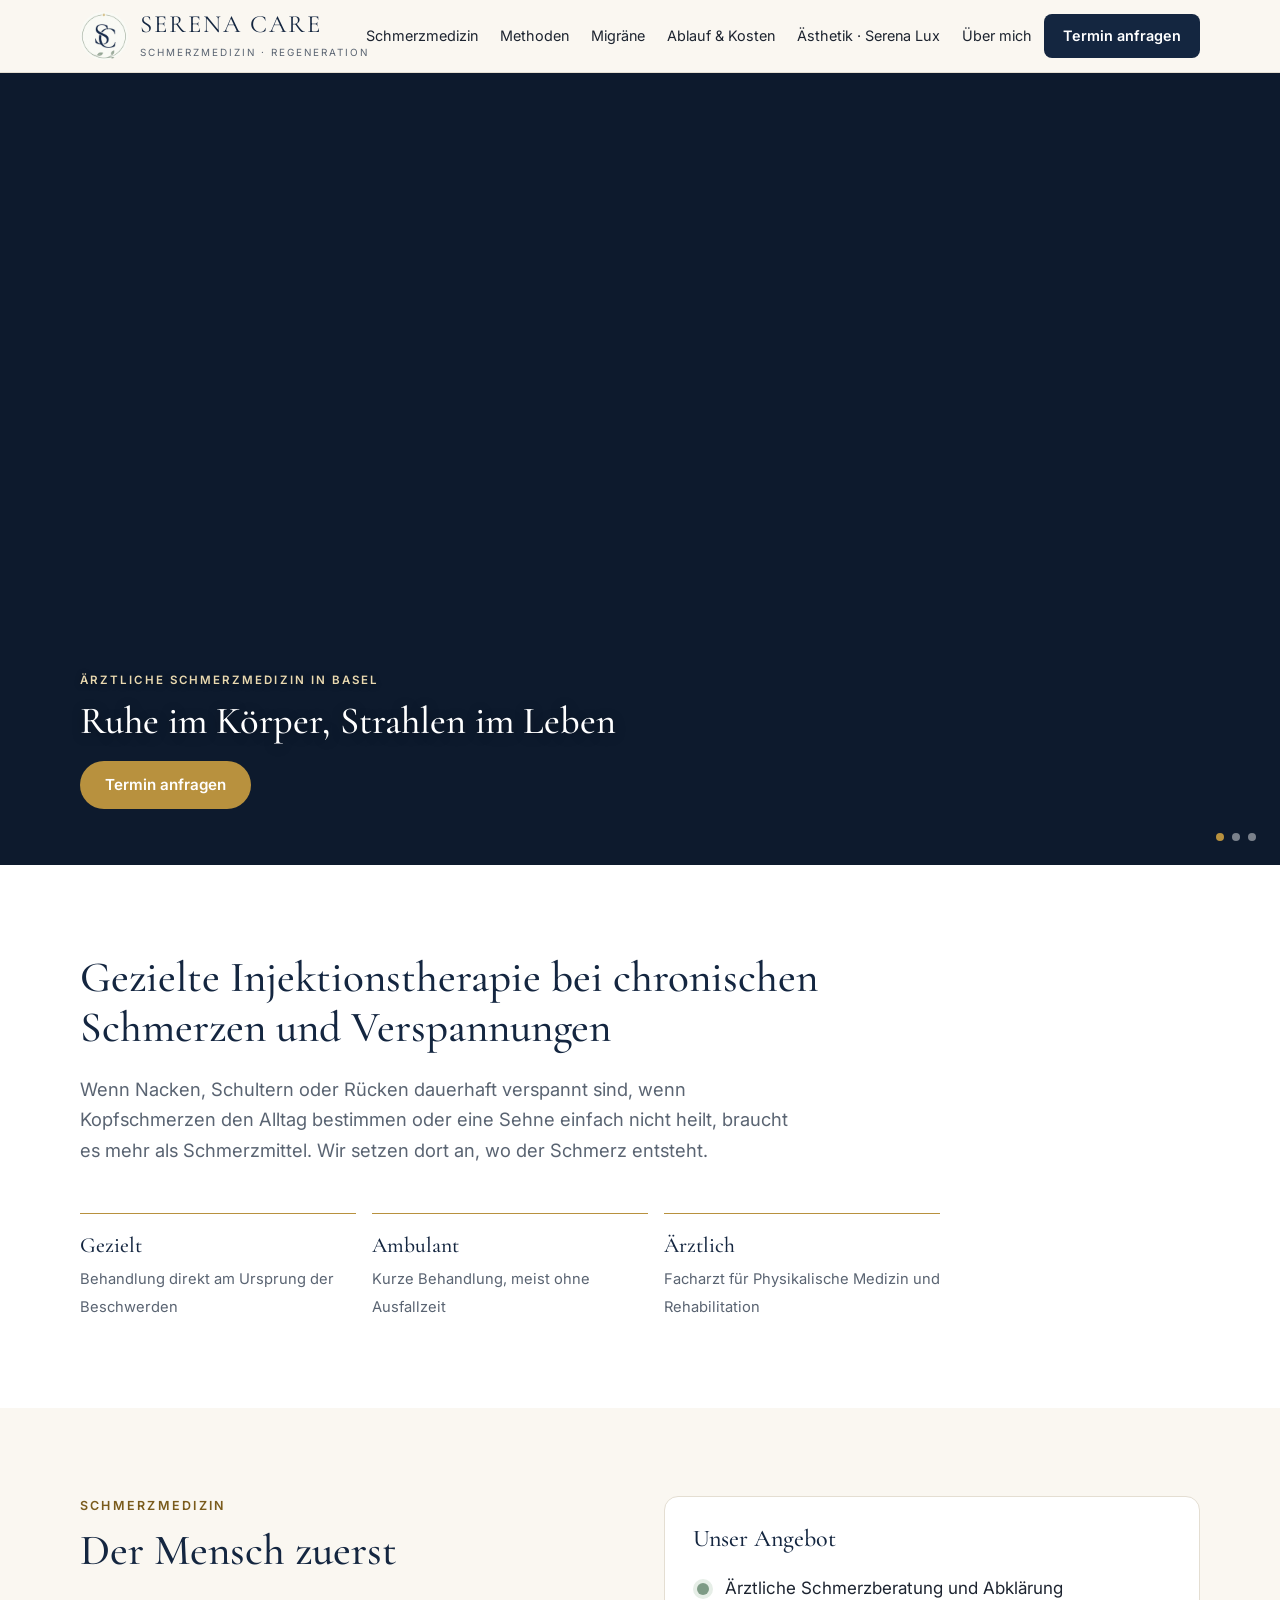
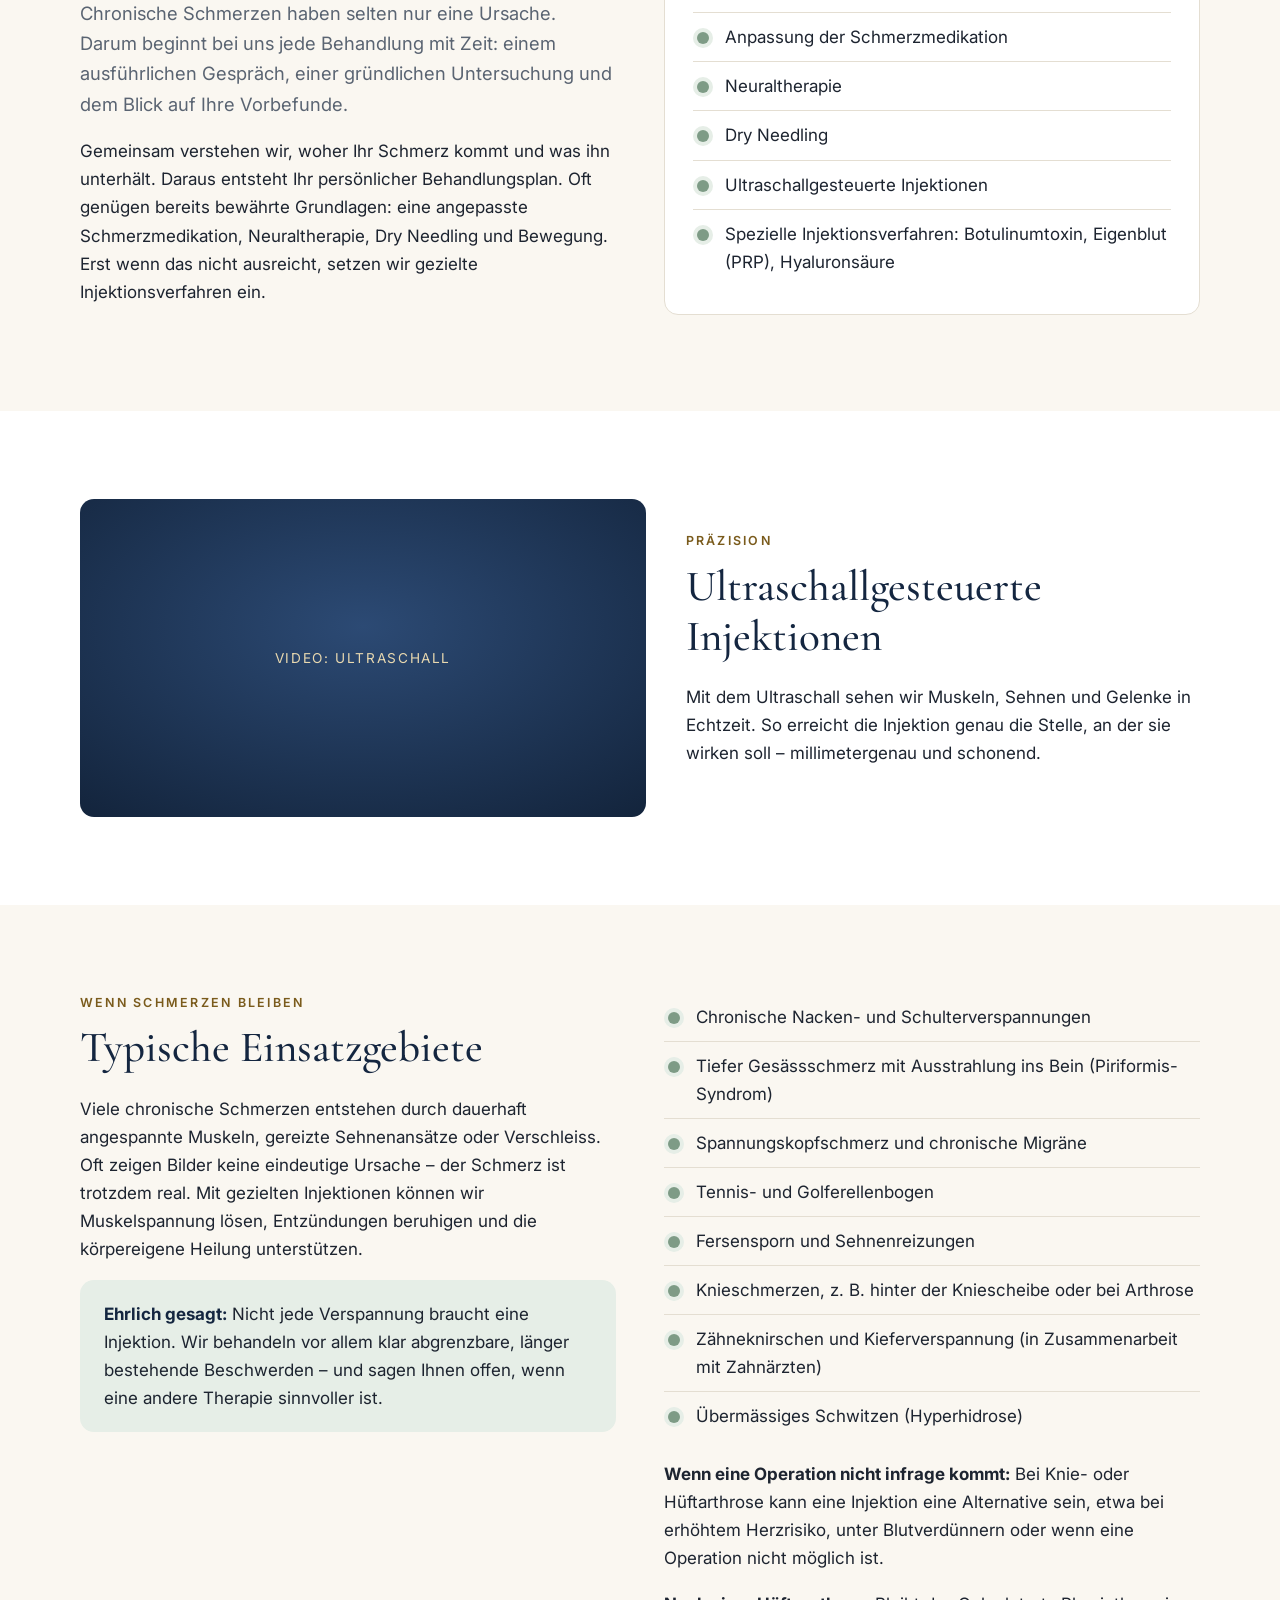
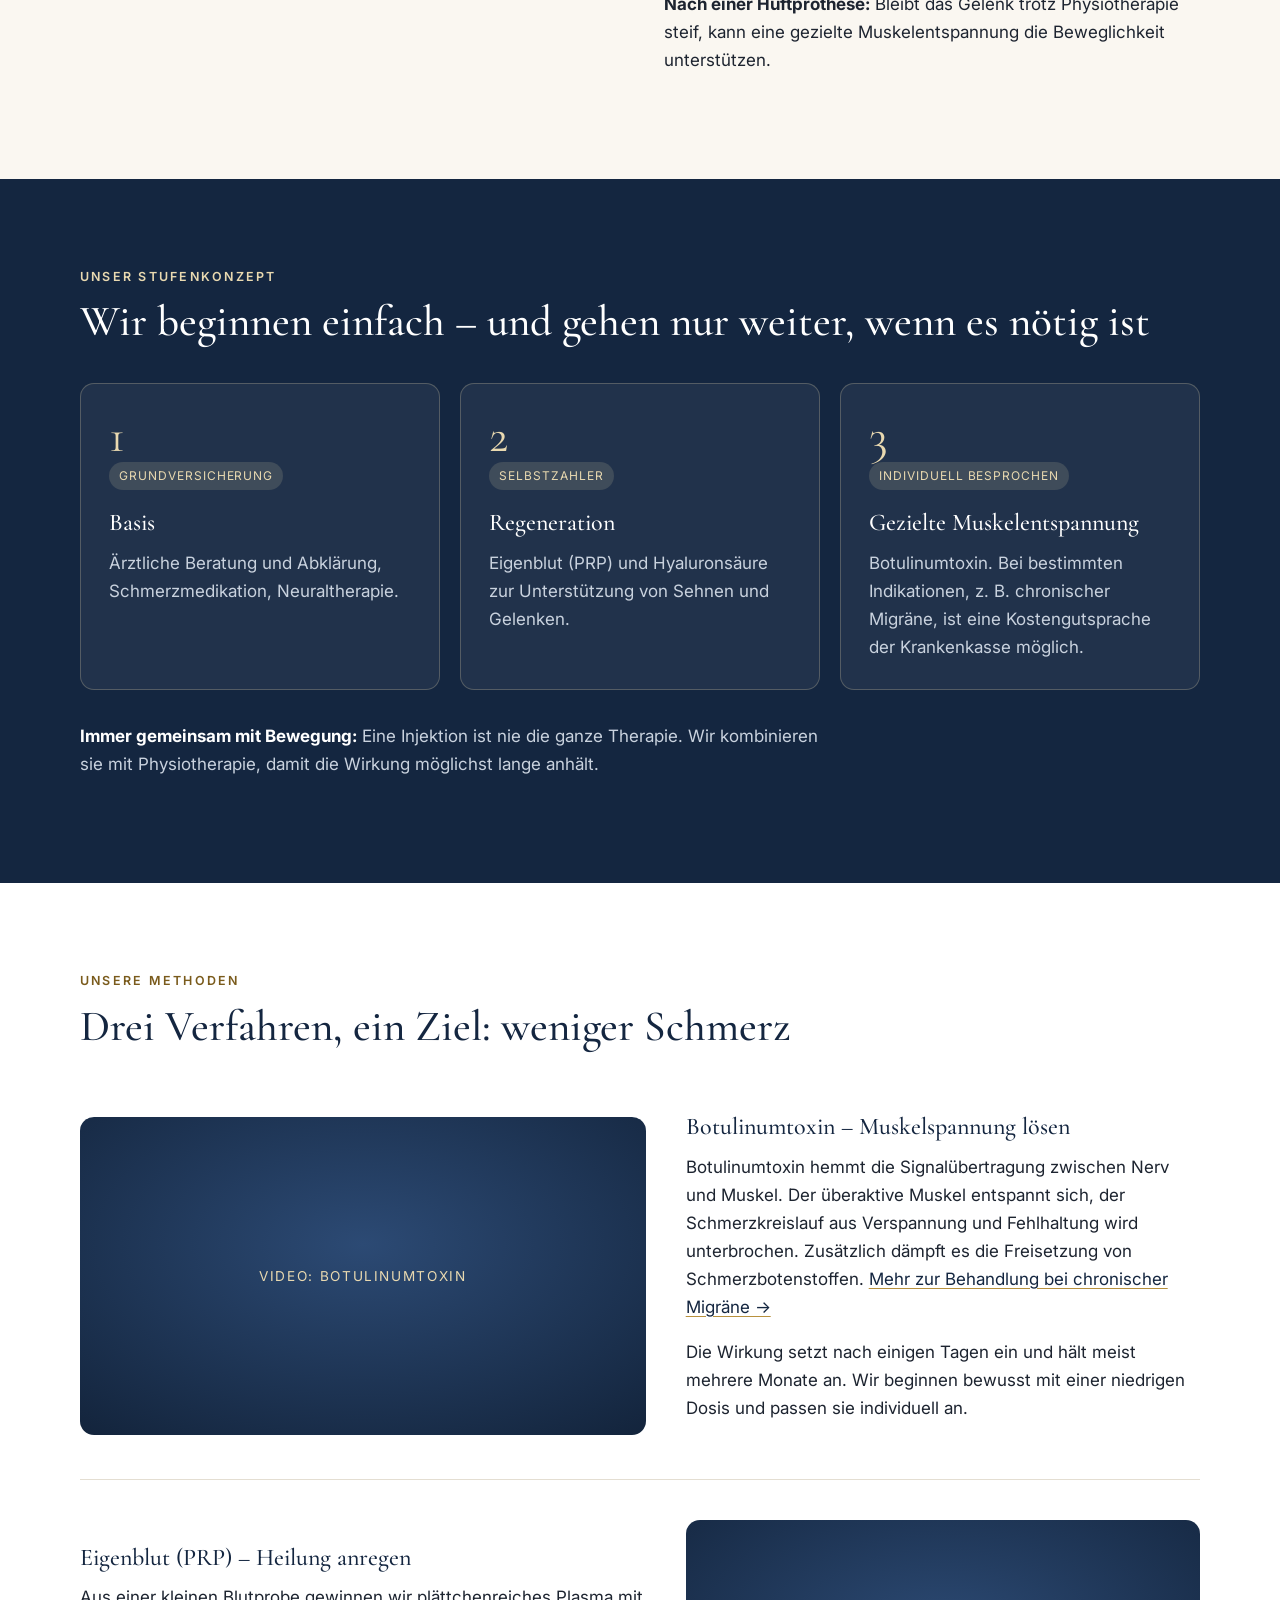
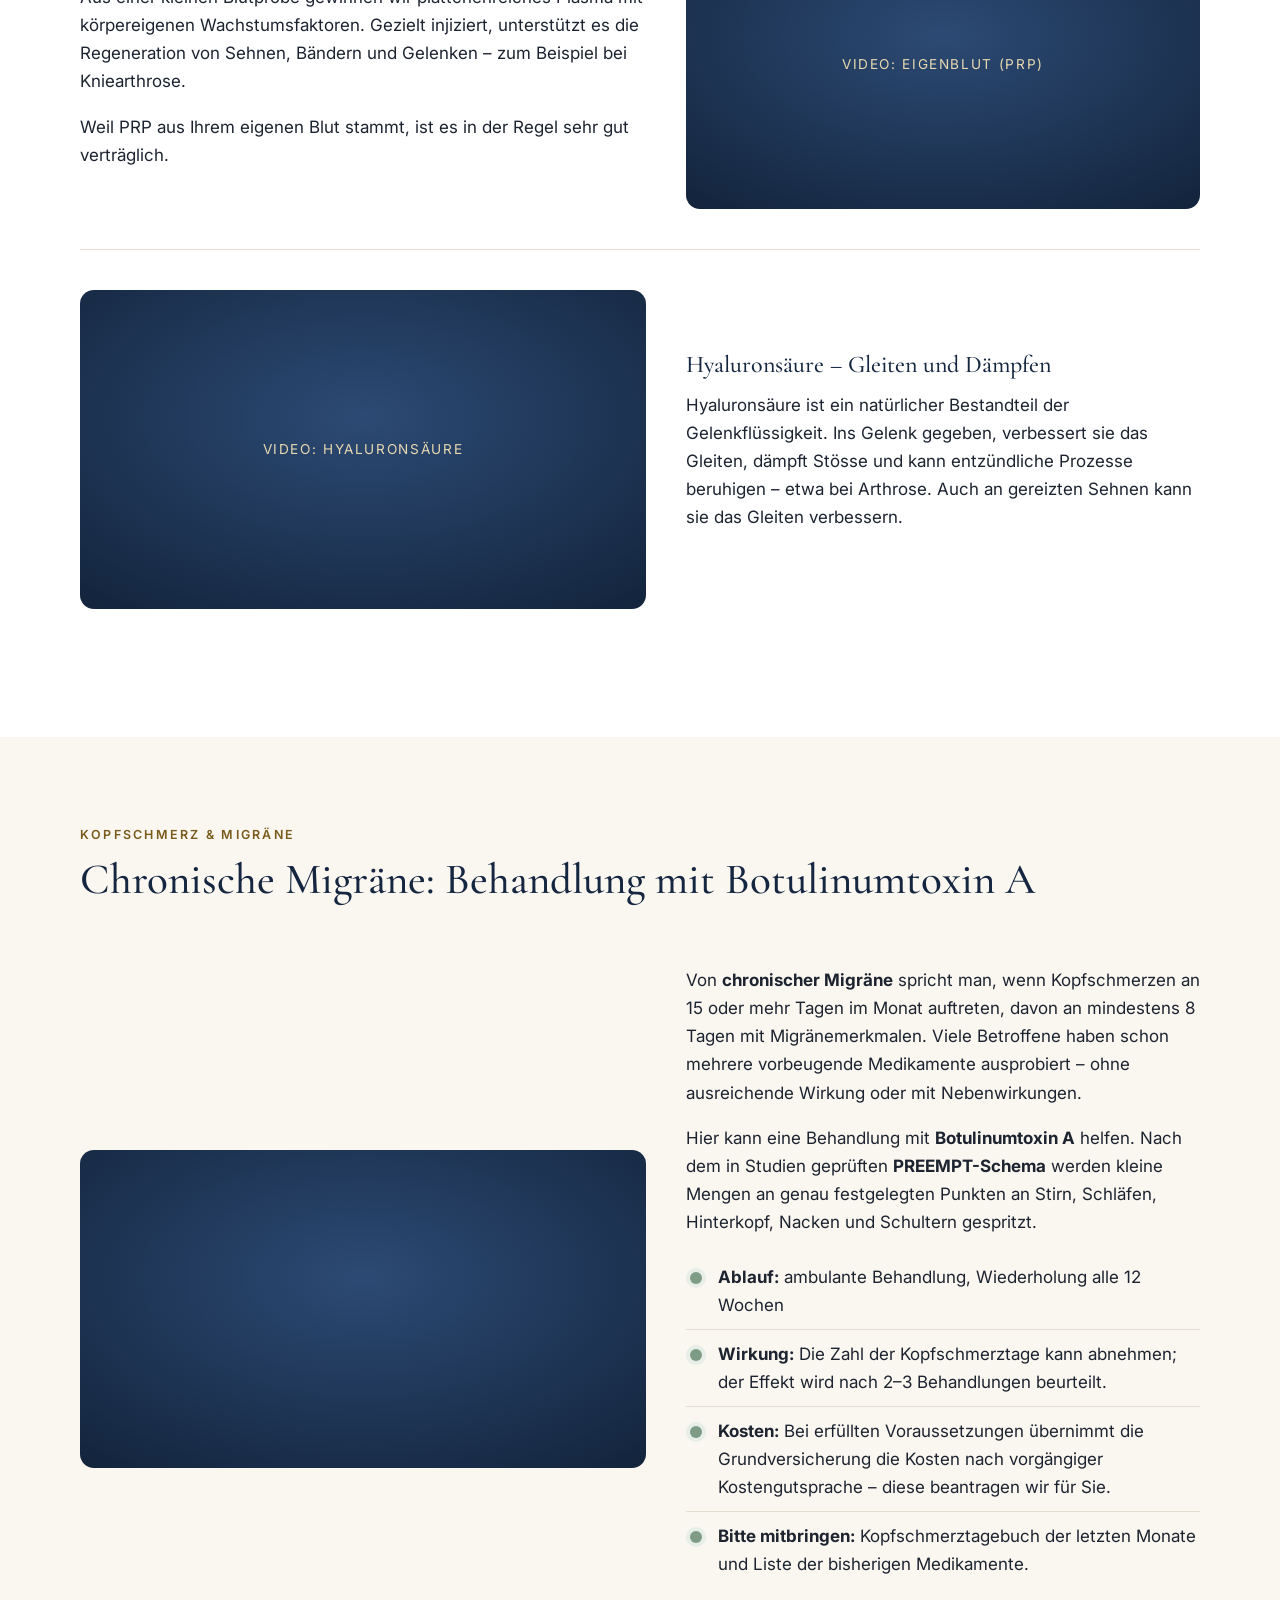
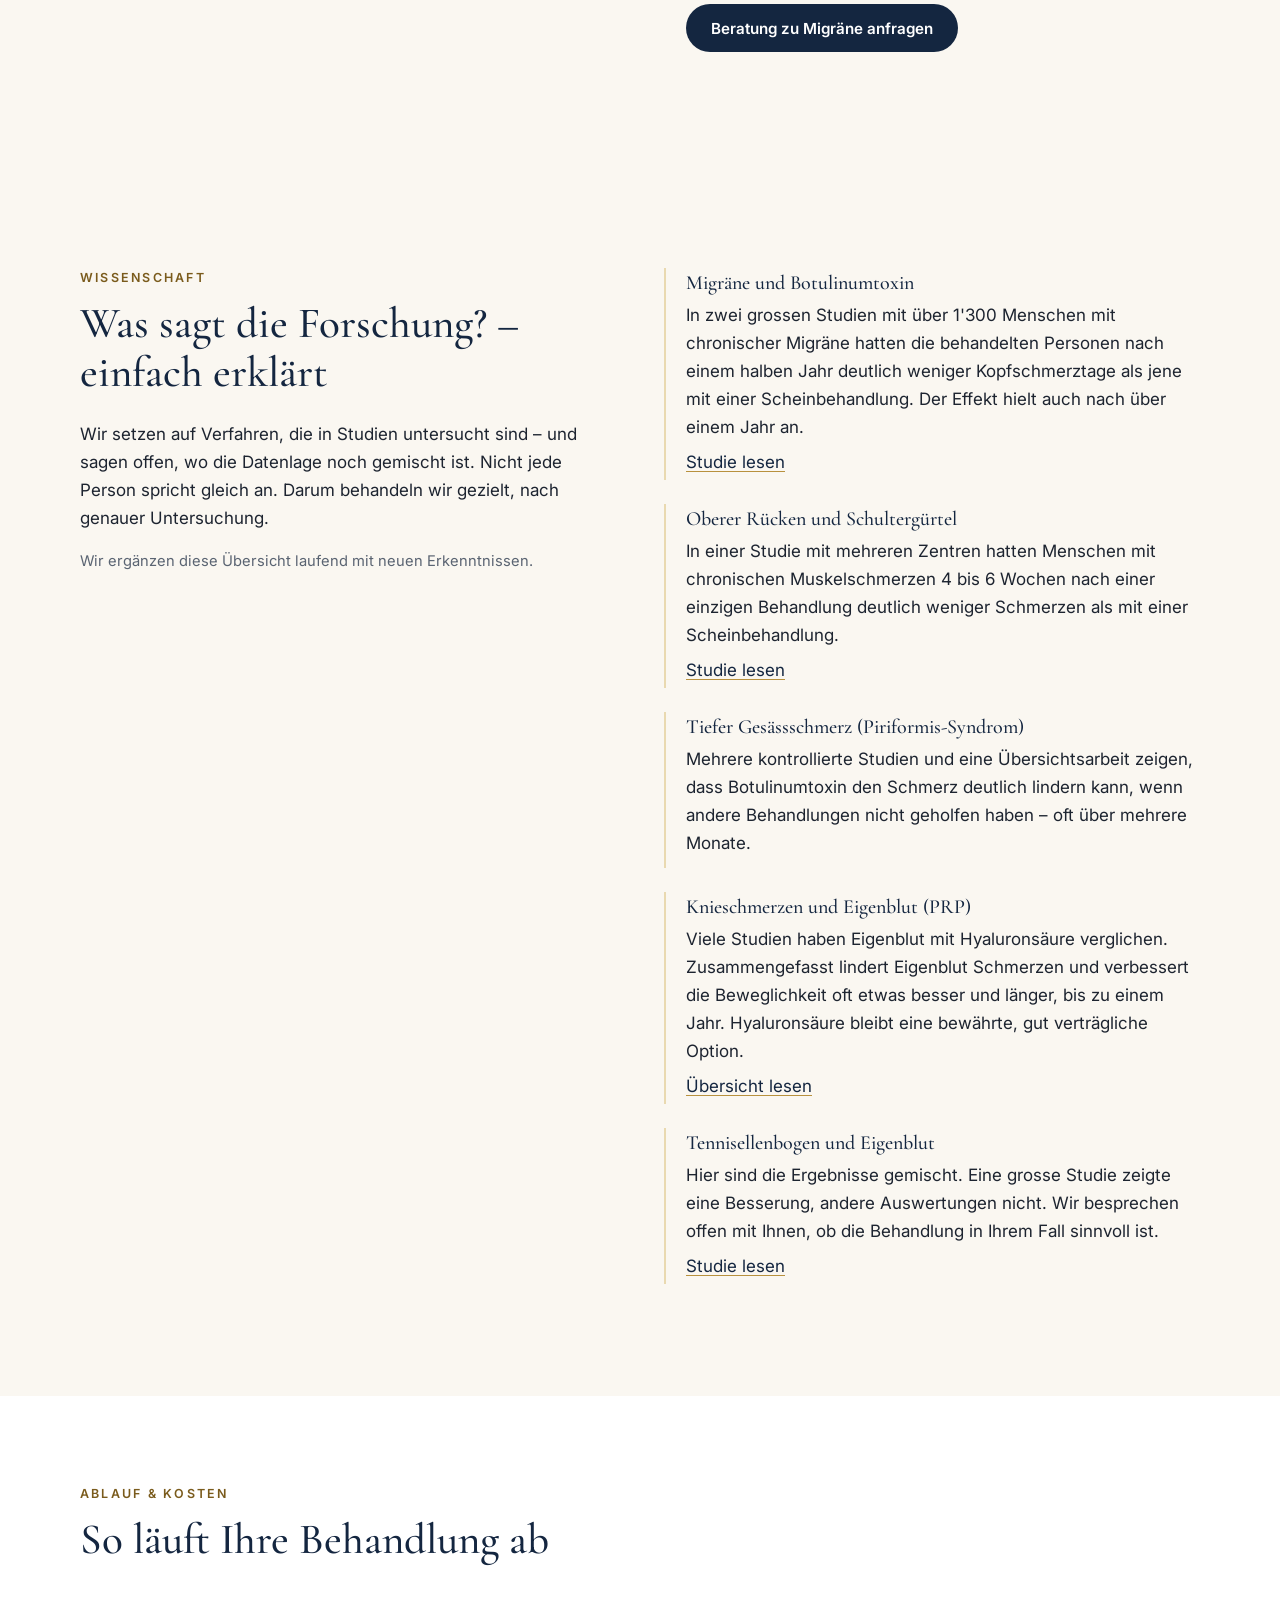
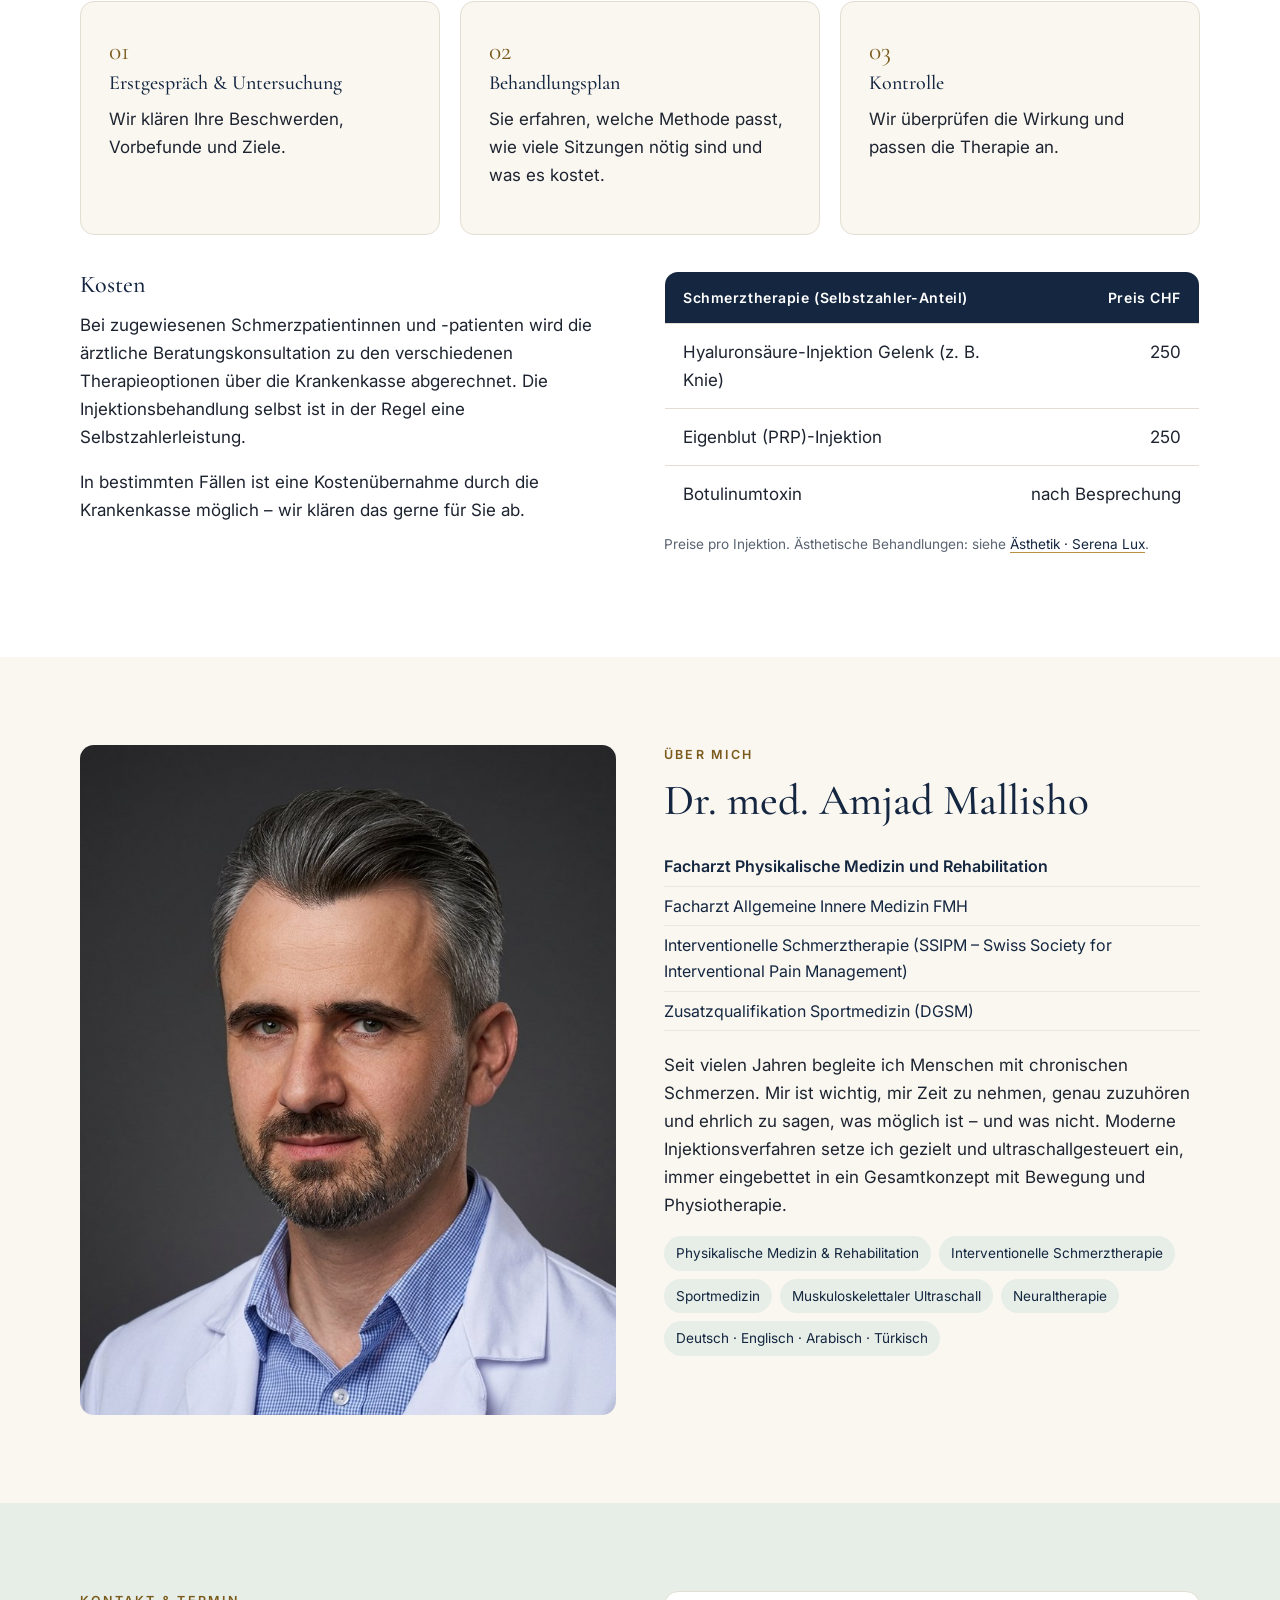
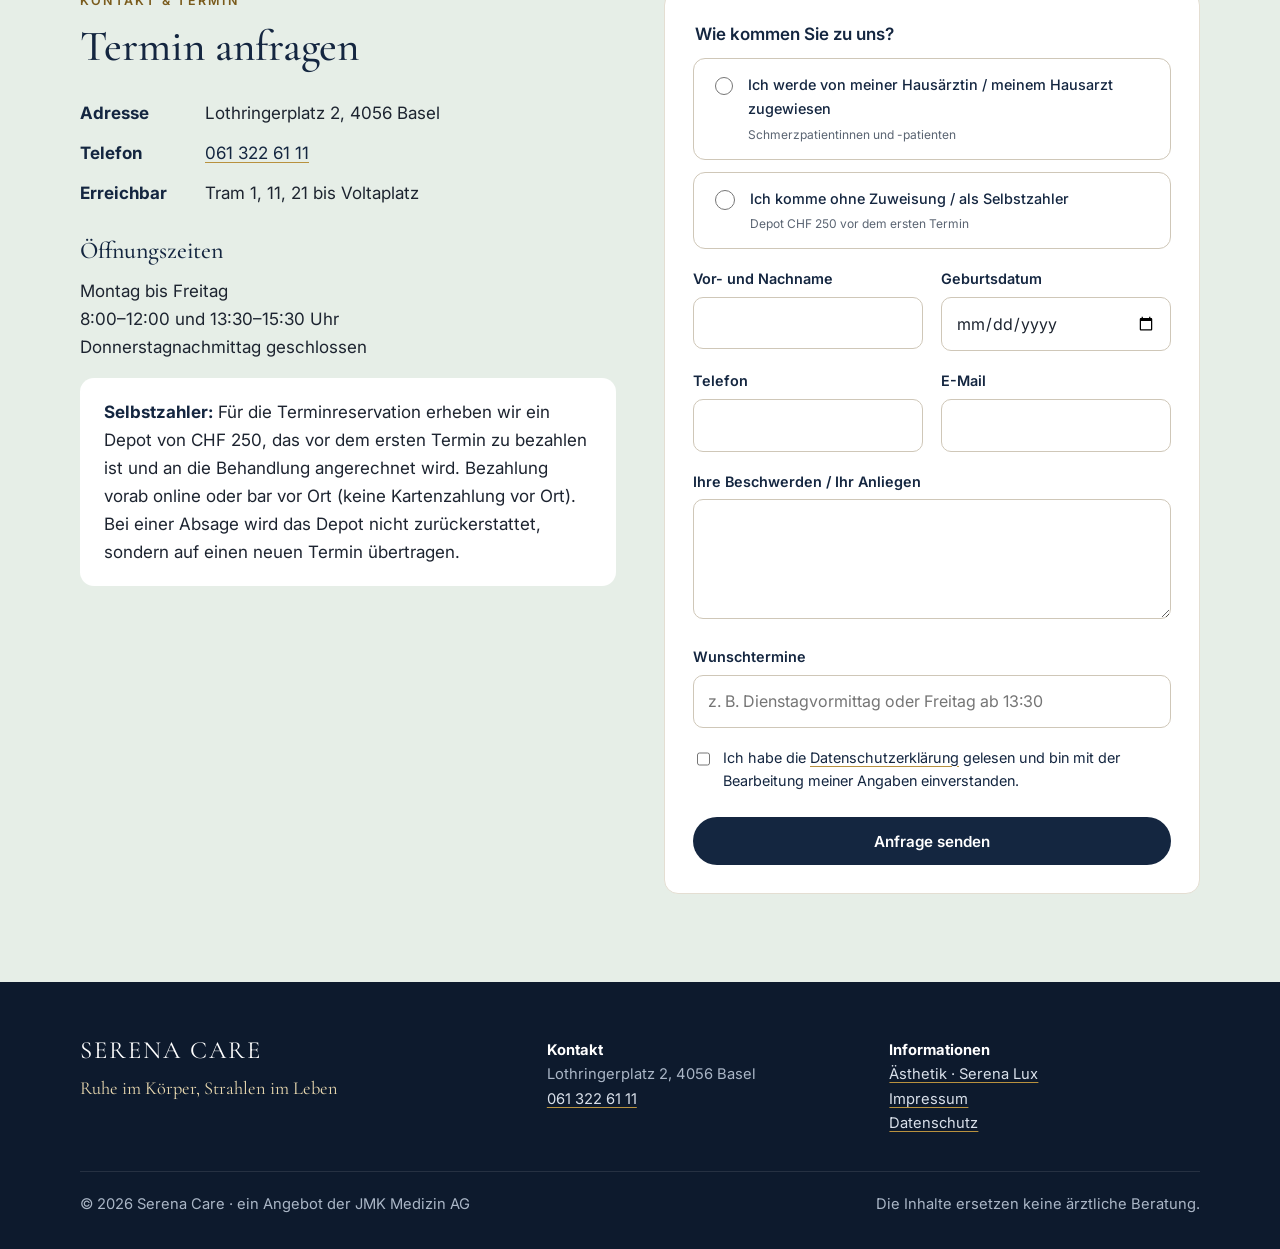
<file: index.html>
<!doctype html>
<html lang="de">
<head>
<meta charset="utf-8">
<meta name="viewport" content="width=device-width, initial-scale=1">
<title>Serena Care – Schmerzmedizin & Injektionstherapie in Basel</title>
<link rel="canonical" href="https://serenacare.ch/">
<meta name="description" content="Ärztliche Schmerzmedizin in Basel: Beratung, Neuraltherapie, Dry Needling und gezielte Injektionen mit Botulinumtoxin, Eigenblut (PRP) und Hyaluronsäure.">
<meta property="og:title" content="Serena Care – Schmerzmedizin in Basel">
<meta property="og:description" content="Ärztliche Schmerzmedizin in Basel: Beratung und gezielte Injektionen. Botox bei chronischer Migräne.">
<meta property="og:image" content="https://serenacare.ch/assets/img/portrait.jpg">
<meta property="og:url" content="https://serenacare.ch/">
<meta property="og:type" content="website">
<script type="application/ld+json">{"@context": "https://schema.org", "@type": "MedicalClinic", "name": "Serena Care", "description": "Ärztliche Schmerzmedizin in Basel: Neuraltherapie, Dry Needling, Injektionen mit Botulinumtoxin, Eigenblut (PRP) und Hyaluronsäure; Botox bei chronischer Migräne.", "url": "https://serenacare.ch/", "logo": "https://serenacare.ch/assets/img/logo-mark.png", "image": "https://serenacare.ch/assets/img/portrait.jpg", "telephone": "+41 61 322 61 11", "email": "termin@serenacare.ch", "address": {"@type": "PostalAddress", "streetAddress": "Lothringerplatz 2", "postalCode": "4056", "addressLocality": "Basel", "addressCountry": "CH"}, "medicalSpecialty": ["PhysicalTherapy", "Neurologic"], "areaServed": "Basel", "employee": {"@type": "Physician", "name": "Dr. med. Amjad Mallisho", "description": "Facharzt Physikalische Medizin und Rehabilitation, Facharzt Allgemeine Innere Medizin FMH, Interventionelle Schmerztherapie SSIPM"}, "parentOrganization": {"@type": "Organization", "name": "JMK Medizin AG"}}</script>
<link rel="icon" href="assets/img/favicon.png" type="image/png">
<link rel="preconnect" href="https://fonts.googleapis.com">
<link rel="preconnect" href="https://fonts.gstatic.com" crossorigin>
<link href="https://fonts.googleapis.com/css2?family=Cormorant+Garamond:ital,wght@0,500;0,600;1,500&family=Inter:wght@400;500;600&display=swap" rel="stylesheet">
<link rel="stylesheet" href="assets/css/style.css?v=8">
</head>
<body>
<a class="skip" href="#main">Zum Inhalt springen</a>

<header class="site-header">
  <div class="container header-inner">
    <a class="brand" href="./">
      <img src="assets/img/logo-mark.png" alt="" width="44" height="44">
      <span><span class="brand-name">SERENA CARE</span><span class="brand-sub">Schmerzmedizin · Regeneration</span></span>
    </a>
    <button class="nav-toggle" aria-controls="nav" aria-expanded="false" aria-label="Menü öffnen">
      <svg width="22" height="22" viewBox="0 0 24 24" fill="none" stroke="currentColor" stroke-width="2" stroke-linecap="round" aria-hidden="true"><path d="M3 6h18M3 12h18M3 18h18"/></svg>
    </button>
    <nav class="nav" id="nav" aria-label="Hauptnavigation">
      <a href="#schmerzmedizin">Schmerzmedizin</a>
      <a href="#methoden">Methoden</a>
      <a href="#migraene">Migräne</a>
      <a href="#ablauf">Ablauf & Kosten</a>
      <a href="lux/">Ästhetik · Serena Lux</a>
      <a href="#ueber-mich">Über mich</a>
      <a class="btn btn--primary" href="#termin">Termin anfragen</a>
    </nav>
  </div>
</header>

<main id="main">

<!-- ===== Hero: 3 Videos nacheinander ===== -->
<section class="hero" aria-label="Serena Care">
  <div class="hero-videos" aria-hidden="true">
    <video class="is-active" autoplay muted playsinline preload="auto"><source src="assets/video/hero.mp4" type="video/mp4"></video>
    <video muted playsinline preload="auto"><source src="assets/video/partikel.mp4" type="video/mp4"></video>
    <video muted playsinline preload="auto"><source src="assets/video/praxis.mp4" type="video/mp4"></video>
  </div>
  <div class="container hero-box">
    <span class="eyebrow">Ärztliche Schmerzmedizin in Basel</span>
    <h1>Ruhe im Körper, Strahlen im Leben</h1>
    <a class="btn btn--gold" href="#termin">Termin anfragen</a>
  </div>
  <div class="hero-dots" aria-hidden="true"><span class="on"></span><span></span><span></span></div>
</section>

<!-- ===== Intro ===== -->
<section class="section section--white intro">
  <div class="container">
    <h2>Gezielte Injektionstherapie bei chronischen Schmerzen und Verspannungen</h2>
    <p class="lead">Wenn Nacken, Schultern oder Rücken dauerhaft verspannt sind, wenn Kopfschmerzen den Alltag bestimmen oder eine Sehne einfach nicht heilt, braucht es mehr als Schmerzmittel. Wir setzen dort an, wo der Schmerz entsteht.</p>
    <div class="pillars">
      <div class="pillar"><strong>Gezielt</strong><span>Behandlung direkt am Ursprung der Beschwerden</span></div>
      <div class="pillar"><strong>Ambulant</strong><span>Kurze Behandlung, meist ohne Ausfallzeit</span></div>
      <div class="pillar"><strong>Ärztlich</strong><span>Facharzt für Physikalische Medizin und Rehabilitation</span></div>
    </div>
  </div>
</section>

<!-- ===== Schmerzmedizin ===== -->
<section class="section" id="schmerzmedizin">
  <div class="container grid-2">
    <div>
      <span class="eyebrow">Schmerzmedizin</span>
      <h2>Der Mensch zuerst</h2>
      <p class="lead">Chronische Schmerzen haben selten nur eine Ursache. Darum beginnt bei uns jede Behandlung mit Zeit: einem ausführlichen Gespräch, einer gründlichen Untersuchung und dem Blick auf Ihre Vorbefunde.</p>
      <p>Gemeinsam verstehen wir, woher Ihr Schmerz kommt und was ihn unterhält. Daraus entsteht Ihr persönlicher Behandlungsplan. Oft genügen bereits bewährte Grundlagen: eine angepasste Schmerzmedikation, Neuraltherapie, Dry Needling und Bewegung. Erst wenn das nicht ausreicht, setzen wir gezielte Injektionsverfahren ein.</p>
    </div>
    <div class="card">
      <h3>Unser Angebot</h3>
      <ul class="check-list">
        <li>Ärztliche Schmerzberatung und Abklärung</li>
        <li>Anpassung der Schmerzmedikation</li>
        <li>Neuraltherapie</li>
        <li>Dry Needling</li>
        <li>Ultraschallgesteuerte Injektionen</li>
        <li>Spezielle Injektionsverfahren: Botulinumtoxin, Eigenblut (PRP), Hyaluronsäure</li>
      </ul>
    </div>
  </div>
</section>

<!-- ===== Ultraschall ===== -->
<section class="section section--white">
  <div class="container">
    <div class="method" style="border:0;padding:0">
      <div class="media">
        <video muted loop playsinline autoplay preload="metadata" aria-label="Ultraschallgesteuerte Infiltration">
          <source src="assets/video/ultraschall.mp4" type="video/mp4">
        </video>
        <div class="media-ph">Video: Ultraschall</div>
      </div>
      <div>
        <span class="eyebrow">Präzision</span>
        <h2>Ultraschallgesteuerte Injektionen</h2>
        <p>Mit dem Ultraschall sehen wir Muskeln, Sehnen und Gelenke in Echtzeit. So erreicht die Injektion genau die Stelle, an der sie wirken soll – millimetergenau und schonend.</p>
      </div>
    </div>
  </div>
</section>

<!-- ===== Einsatzgebiete ===== -->
<section class="section">
  <div class="container grid-2">
    <div>
      <span class="eyebrow">Wenn Schmerzen bleiben</span>
      <h2>Typische Einsatzgebiete</h2>
      <p>Viele chronische Schmerzen entstehen durch dauerhaft angespannte Muskeln, gereizte Sehnenansätze oder Verschleiss. Oft zeigen Bilder keine eindeutige Ursache – der Schmerz ist trotzdem real. Mit gezielten Injektionen können wir Muskelspannung lösen, Entzündungen beruhigen und die körpereigene Heilung unterstützen.</p>
      <div class="note"><strong>Ehrlich gesagt:</strong> Nicht jede Verspannung braucht eine Injektion. Wir behandeln vor allem klar abgrenzbare, länger bestehende Beschwerden – und sagen Ihnen offen, wenn eine andere Therapie sinnvoller ist.</div>
    </div>
    <div>
      <ul class="check-list">
        <li>Chronische Nacken- und Schulterverspannungen</li>
        <li>Tiefer Gesässschmerz mit Ausstrahlung ins Bein (Piriformis-Syndrom)</li>
        <li>Spannungskopfschmerz und chronische Migräne</li>
        <li>Tennis- und Golferellenbogen</li>
        <li>Fersensporn und Sehnenreizungen</li>
        <li>Knieschmerzen, z. B. hinter der Kniescheibe oder bei Arthrose</li>
        <li>Zähneknirschen und Kieferverspannung (in Zusammenarbeit mit Zahnärzten)</li>
        <li>Übermässiges Schwitzen (Hyperhidrose)</li>
      </ul>
      <p style="margin-top:20px"><strong>Wenn eine Operation nicht infrage kommt:</strong> Bei Knie- oder Hüftarthrose kann eine Injektion eine Alternative sein, etwa bei erhöhtem Herzrisiko, unter Blutverdünnern oder wenn eine Operation nicht möglich ist.</p>
      <p><strong>Nach einer Hüftprothese:</strong> Bleibt das Gelenk trotz Physiotherapie steif, kann eine gezielte Muskelentspannung die Beweglichkeit unterstützen.</p>
    </div>
  </div>
</section>

<!-- ===== Stufenkonzept ===== -->
<section class="section section--navy">
  <div class="container">
    <span class="eyebrow" style="color:var(--gold-soft)">Unser Stufenkonzept</span>
    <h2>Wir beginnen einfach – und gehen nur weiter, wenn es nötig ist</h2>
    <div class="steps">
      <div class="step">
        <div class="step-num">1</div>
        <span class="tag">Grundversicherung</span>
        <h3>Basis</h3>
        <p>Ärztliche Beratung und Abklärung, Schmerzmedikation, Neuraltherapie.</p>
      </div>
      <div class="step">
        <div class="step-num">2</div>
        <span class="tag">Selbstzahler</span>
        <h3>Regeneration</h3>
        <p>Eigenblut (PRP) und Hyaluronsäure zur Unterstützung von Sehnen und Gelenken.</p>
      </div>
      <div class="step">
        <div class="step-num">3</div>
        <span class="tag">Individuell besprochen</span>
        <h3>Gezielte Muskelentspannung</h3>
        <p>Botulinumtoxin. Bei bestimmten Indikationen, z. B. chronischer Migräne, ist eine Kostengutsprache der Krankenkasse möglich.</p>
      </div>
    </div>
    <p style="margin-top:32px;color:#C9D2DE;max-width:760px"><strong style="color:#fff">Immer gemeinsam mit Bewegung:</strong> Eine Injektion ist nie die ganze Therapie. Wir kombinieren sie mit Physiotherapie, damit die Wirkung möglichst lange anhält.</p>
  </div>
</section>

<!-- ===== Methoden ===== -->
<section class="section section--white" id="methoden">
  <div class="container">
    <span class="eyebrow">Unsere Methoden</span>
    <h2>Drei Verfahren, ein Ziel: weniger Schmerz</h2>

    <div class="method">
      <div class="media">
        <video muted loop playsinline autoplay preload="metadata" aria-label="Animation: Botulinumtoxin an der Verbindung von Nerv und Muskel">
          <source src="assets/video/botulinumtoxin.mp4" type="video/mp4">
        </video>
        <div class="media-ph">Video: Botulinumtoxin</div>
      </div>
      <div>
        <h3>Botulinumtoxin – Muskelspannung lösen</h3>
        <p>Botulinumtoxin hemmt die Signalübertragung zwischen Nerv und Muskel. Der überaktive Muskel entspannt sich, der Schmerzkreislauf aus Verspannung und Fehlhaltung wird unterbrochen. Zusätzlich dämpft es die Freisetzung von Schmerzbotenstoffen. <a href="#migraene">Mehr zur Behandlung bei chronischer Migräne →</a></p>
        <p>Die Wirkung setzt nach einigen Tagen ein und hält meist mehrere Monate an. Wir beginnen bewusst mit einer niedrigen Dosis und passen sie individuell an.</p>
      </div>
    </div>

    <div class="method">
      <div class="media">
        <video muted loop playsinline autoplay preload="metadata" aria-label="Animation: Eigenblut (PRP) an einer Sehne">
          <source src="assets/video/prp.mp4" type="video/mp4">
        </video>
        <div class="media-ph">Video: Eigenblut (PRP)</div>
      </div>
      <div>
        <h3>Eigenblut (PRP) – Heilung anregen</h3>
        <p>Aus einer kleinen Blutprobe gewinnen wir plättchenreiches Plasma mit körpereigenen Wachstumsfaktoren. Gezielt injiziert, unterstützt es die Regeneration von Sehnen, Bändern und Gelenken – zum Beispiel bei Kniearthrose.</p>
        <p>Weil PRP aus Ihrem eigenen Blut stammt, ist es in der Regel sehr gut verträglich.</p>
      </div>
    </div>

    <div class="method">
      <div class="media">
        <video muted loop playsinline autoplay preload="metadata" aria-label="Animation: Hyaluronsäure im Kniegelenk">
          <source src="assets/video/hyaluron.mp4" type="video/mp4">
        </video>
        <div class="media-ph">Video: Hyaluronsäure</div>
      </div>
      <div>
        <h3>Hyaluronsäure – Gleiten und Dämpfen</h3>
        <p>Hyaluronsäure ist ein natürlicher Bestandteil der Gelenkflüssigkeit. Ins Gelenk gegeben, verbessert sie das Gleiten, dämpft Stösse und kann entzündliche Prozesse beruhigen – etwa bei Arthrose. Auch an gereizten Sehnen kann sie das Gleiten verbessern.</p>
      </div>
    </div>
  </div>
</section>

<!-- ===== Kopfschmerz & Migräne ===== -->
<section class="section" id="migraene">
  <div class="container">
    <span class="eyebrow">Kopfschmerz &amp; Migräne</span>
    <h2>Chronische Migräne: Behandlung mit Botulinumtoxin A</h2>
    <div class="method">
      <div class="media media--film">
        <video controls playsinline preload="metadata" poster="assets/img/migraene-poster.jpg" aria-label="Erklärfilm: chronische Migräne und Behandlung nach dem PREEMPT-Schema">
          <source src="assets/video/migraene.mp4?v=2" type="video/mp4">
        </video>
      </div>
      <div>
        <p>Von <strong>chronischer Migräne</strong> spricht man, wenn Kopfschmerzen an 15 oder mehr Tagen im Monat auftreten, davon an mindestens 8 Tagen mit Migränemerkmalen. Viele Betroffene haben schon mehrere vorbeugende Medikamente ausprobiert – ohne ausreichende Wirkung oder mit Nebenwirkungen.</p>
        <p>Hier kann eine Behandlung mit <strong>Botulinumtoxin A</strong> helfen. Nach dem in Studien geprüften <strong>PREEMPT-Schema</strong> werden kleine Mengen an genau festgelegten Punkten an Stirn, Schläfen, Hinterkopf, Nacken und Schultern gespritzt.</p>
        <ul class="check-list">
          <li><strong>Ablauf:</strong> ambulante Behandlung, Wiederholung alle 12 Wochen</li>
          <li><strong>Wirkung:</strong> Die Zahl der Kopfschmerztage kann abnehmen; der Effekt wird nach 2–3 Behandlungen beurteilt.</li>
          <li><strong>Kosten:</strong> Bei erfüllten Voraussetzungen übernimmt die Grundversicherung die Kosten nach vorgängiger Kostengutsprache – diese beantragen wir für Sie.</li>
          <li><strong>Bitte mitbringen:</strong> Kopfschmerztagebuch der letzten Monate und Liste der bisherigen Medikamente.</li>
        </ul>
        <a class="btn btn--primary" href="#termin" style="margin-top:16px">Beratung zu Migräne anfragen</a>
      </div>
    </div>
  </div>
</section>

<!-- ===== Forschung ===== -->
<section class="section">
  <div class="container grid-2">
    <div>
      <span class="eyebrow">Wissenschaft</span>
      <h2>Was sagt die Forschung? – einfach erklärt</h2>
      <p>Wir setzen auf Verfahren, die in Studien untersucht sind – und sagen offen, wo die Datenlage noch gemischt ist. Nicht jede Person spricht gleich an. Darum behandeln wir gezielt, nach genauer Untersuchung.</p>
      <p style="color:var(--muted);font-size:.92rem">Wir ergänzen diese Übersicht laufend mit neuen Erkenntnissen.</p>
    </div>
    <div>
      <div class="study">
        <h3>Migräne und Botulinumtoxin</h3>
        <p>In zwei grossen Studien mit über 1'300 Menschen mit chronischer Migräne hatten die behandelten Personen nach einem halben Jahr deutlich weniger Kopfschmerztage als jene mit einer Scheinbehandlung. Der Effekt hielt auch nach über einem Jahr an.</p>
        <a href="https://pubmed.ncbi.nlm.nih.gov/20487038/" target="_blank" rel="noopener">Studie lesen</a>
      </div>
      <div class="study">
        <h3>Oberer Rücken und Schultergürtel</h3>
        <p>In einer Studie mit mehreren Zentren hatten Menschen mit chronischen Muskelschmerzen 4 bis 6 Wochen nach einer einzigen Behandlung deutlich weniger Schmerzen als mit einer Scheinbehandlung.</p>
        <a href="https://pubmed.ncbi.nlm.nih.gov/16750294/" target="_blank" rel="noopener">Studie lesen</a>
      </div>
      <div class="study">
        <h3>Tiefer Gesässschmerz (Piriformis-Syndrom)</h3>
        <p>Mehrere kontrollierte Studien und eine Übersichtsarbeit zeigen, dass Botulinumtoxin den Schmerz deutlich lindern kann, wenn andere Behandlungen nicht geholfen haben – oft über mehrere Monate.</p>
      </div>
      <div class="study">
        <h3>Knieschmerzen und Eigenblut (PRP)</h3>
        <p>Viele Studien haben Eigenblut mit Hyaluronsäure verglichen. Zusammengefasst lindert Eigenblut Schmerzen und verbessert die Beweglichkeit oft etwas besser und länger, bis zu einem Jahr. Hyaluronsäure bleibt eine bewährte, gut verträgliche Option.</p>
        <a href="https://pubmed.ncbi.nlm.nih.gov/41863556/" target="_blank" rel="noopener">Übersicht lesen</a>
      </div>
      <div class="study">
        <h3>Tennisellenbogen und Eigenblut</h3>
        <p>Hier sind die Ergebnisse gemischt. Eine grosse Studie zeigte eine Besserung, andere Auswertungen nicht. Wir besprechen offen mit Ihnen, ob die Behandlung in Ihrem Fall sinnvoll ist.</p>
        <a href="https://pubmed.ncbi.nlm.nih.gov/23825183/" target="_blank" rel="noopener">Studie lesen</a>
      </div>
    </div>
  </div>
</section>

<!-- ===== Ablauf & Kosten ===== -->
<section class="section section--white" id="ablauf">
  <div class="container">
    <span class="eyebrow">Ablauf & Kosten</span>
    <h2>So läuft Ihre Behandlung ab</h2>
    <div class="flow">
      <div class="card"><div class="num">01</div><h3>Erstgespräch & Untersuchung</h3><p>Wir klären Ihre Beschwerden, Vorbefunde und Ziele.</p></div>
      <div class="card"><div class="num">02</div><h3>Behandlungsplan</h3><p>Sie erfahren, welche Methode passt, wie viele Sitzungen nötig sind und was es kostet.</p></div>
      <div class="card"><div class="num">03</div><h3>Kontrolle</h3><p>Wir überprüfen die Wirkung und passen die Therapie an.</p></div>
    </div>
    <div class="grid-2">
      <div>
        <h3>Kosten</h3>
        <p>Bei zugewiesenen Schmerzpatientinnen und -patienten wird die ärztliche Beratungskonsultation zu den verschiedenen Therapieoptionen über die Krankenkasse abgerechnet. Die Injektionsbehandlung selbst ist in der Regel eine Selbstzahlerleistung.</p>
        <p>In bestimmten Fällen ist eine Kostenübernahme durch die Krankenkasse möglich – wir klären das gerne für Sie ab.</p>
      </div>
      <div class="table-wrap">
        <table class="price-table">
          <thead><tr><th>Schmerztherapie (Selbstzahler-Anteil)</th><th>Preis CHF</th></tr></thead>
          <tbody>
            <tr><td>Hyaluronsäure-Injektion Gelenk (z. B. Knie)</td><td>250</td></tr>
            <tr><td>Eigenblut (PRP)-Injektion</td><td>250</td></tr>
            <tr><td>Botulinumtoxin</td><td>nach Besprechung</td></tr>
          </tbody>
        </table>
        <p style="font-size:.85rem;color:var(--muted);margin-top:10px">Preise pro Injektion. Ästhetische Behandlungen: siehe <a href="lux/">Ästhetik · Serena Lux</a>.</p>
      </div>
    </div>
  </div>
</section>

<!-- ===== Über mich ===== -->
<section class="section" id="ueber-mich">
  <div class="container grid-2">
    <div class="portrait">
      <img src="assets/img/portrait.jpg" alt="Dr. med. Amjad Mallisho" width="720" height="900" loading="lazy">
    </div>
    <div>
      <span class="eyebrow">Über mich</span>
      <h2>Dr. med. Amjad Mallisho</h2>
      <ul class="titles">
        <li><strong>Facharzt Physikalische Medizin und Rehabilitation</strong></li>
        <li>Facharzt Allgemeine Innere Medizin FMH</li>
        <li>Interventionelle Schmerztherapie (SSIPM – Swiss Society for Interventional Pain Management)</li>
        <li>Zusatzqualifikation Sportmedizin (DGSM)</li>
      </ul>
      <p>Seit vielen Jahren begleite ich Menschen mit chronischen Schmerzen. Mir ist wichtig, mir Zeit zu nehmen, genau zuzuhören und ehrlich zu sagen, was möglich ist – und was nicht. Moderne Injektionsverfahren setze ich gezielt und ultraschallgesteuert ein, immer eingebettet in ein Gesamtkonzept mit Bewegung und Physiotherapie.</p>
      <div class="facts">
        <span>Physikalische Medizin & Rehabilitation</span>
        <span>Interventionelle Schmerztherapie</span>
        <span>Sportmedizin</span>
        <span>Muskuloskelettaler Ultraschall</span>
        <span>Neuraltherapie</span>
        <span>Deutsch · Englisch · Arabisch · Türkisch</span>
      </div>
    </div>
  </div>
</section>

<!-- ===== Termin ===== -->
<section class="section section--sage" id="termin">
  <div class="container grid-2">
    <div>
      <span class="eyebrow">Kontakt & Termin</span>
      <h2>Termin anfragen</h2>
      <ul class="info-list">
        <li><strong>Adresse</strong> Lothringerplatz 2, 4056 Basel</li>
        <li><strong>Telefon</strong> <a href="tel:+41613226111">061 322 61 11</a></li>
        <li><strong>Erreichbar</strong> Tram 1, 11, 21 bis Voltaplatz</li>
      </ul>
      <h3>Öffnungszeiten</h3>
      <p>Montag bis Freitag<br>8:00–12:00 und 13:30–15:30 Uhr<br>Donnerstagnachmittag geschlossen</p>
      <div class="note" style="background:#fff">
        <strong>Selbstzahler:</strong> Für die Terminreservation erheben wir ein Depot von CHF 250, das vor dem ersten Termin zu bezahlen ist und an die Behandlung angerechnet wird. Bezahlung vorab online oder bar vor Ort (keine Kartenzahlung vor Ort). Bei einer Absage wird das Depot nicht zurückerstattet, sondern auf einen neuen Termin übertragen.
      </div>
    </div>
    <div class="card">
      <form class="form" id="termin-form" action="send.php" method="post" novalidate>
        <fieldset style="border:0;padding:0;margin:0">
          <legend style="font-weight:600;color:var(--navy);margin-bottom:10px">Wie kommen Sie zu uns?</legend>
          <div class="choice">
            <label><input type="radio" name="weg" value="zuweisung" required> <span>Ich werde von meiner Hausärztin / meinem Hausarzt zugewiesen<small>Schmerzpatientinnen und -patienten</small></span></label>
            <label><input type="radio" name="weg" value="selbstzahler"> <span>Ich komme ohne Zuweisung / als Selbstzahler<small>Depot CHF 250 vor dem ersten Termin</small></span></label>
          </div>
        </fieldset>
        <p id="weg-hinweis" class="note" style="display:none;margin:0"></p>
        <div class="form-row">
          <div><label for="f-name">Vor- und Nachname</label><input id="f-name" name="name" autocomplete="name" required></div>
          <div><label for="f-geb">Geburtsdatum</label><input id="f-geb" name="geburtsdatum" type="date" required></div>
        </div>
        <div class="form-row">
          <div><label for="f-tel">Telefon</label><input id="f-tel" name="telefon" type="tel" autocomplete="tel" required></div>
          <div><label for="f-mail">E-Mail</label><input id="f-mail" name="email" type="email" autocomplete="email" required></div>
        </div>
        <div><label for="f-anliegen">Ihre Beschwerden / Ihr Anliegen</label><textarea id="f-anliegen" name="anliegen" required></textarea></div>
        <div><label for="f-termin">Wunschtermine</label><input id="f-termin" name="wunschtermine" placeholder="z. B. Dienstagvormittag oder Freitag ab 13:30"></div>
        <div class="hp" aria-hidden="true"><label for="f-web">Website</label><input id="f-web" name="website" tabindex="-1" autocomplete="off"></div>
        <label style="display:flex;gap:10px;font-weight:400;align-items:flex-start"><input type="checkbox" name="datenschutz" value="ja" required style="width:20px;height:20px;min-height:0;margin-top:3px"> <span>Ich habe die <a href="datenschutz.html">Datenschutzerklärung</a> gelesen und bin mit der Bearbeitung meiner Angaben einverstanden.</span></label>
        <button class="btn btn--primary" type="submit">Anfrage senden</button>
        <div id="form-msg" class="form-msg" role="status"></div>
      </form>
    </div>
  </div>
</section>

</main>

<footer class="site-footer">
  <div class="container">
    <div class="footer-grid">
      <div>
        <span class="brand-name">SERENA CARE</span>
        <div class="tagline">Ruhe im Körper, Strahlen im Leben</div>
      </div>
      <div>
        <strong style="color:#fff">Kontakt</strong><br>
        Lothringerplatz 2, 4056 Basel<br>
        <a href="tel:+41613226111">061 322 61 11</a>
      </div>
      <div>
        <strong style="color:#fff">Informationen</strong><br>
        <a href="lux/">Ästhetik · Serena Lux</a><br>
        <a href="impressum.html">Impressum</a><br>
        <a href="datenschutz.html">Datenschutz</a>
      </div>
    </div>
    <div class="footer-bottom">
      <span>© <span id="year">2026</span> Serena Care · ein Angebot der JMK Medizin AG</span>
      <span>Die Inhalte ersetzen keine ärztliche Beratung.</span>
    </div>
  </div>
</footer>
<script src="assets/js/main.js?v=8"></script>
</body>
</html>
</file>
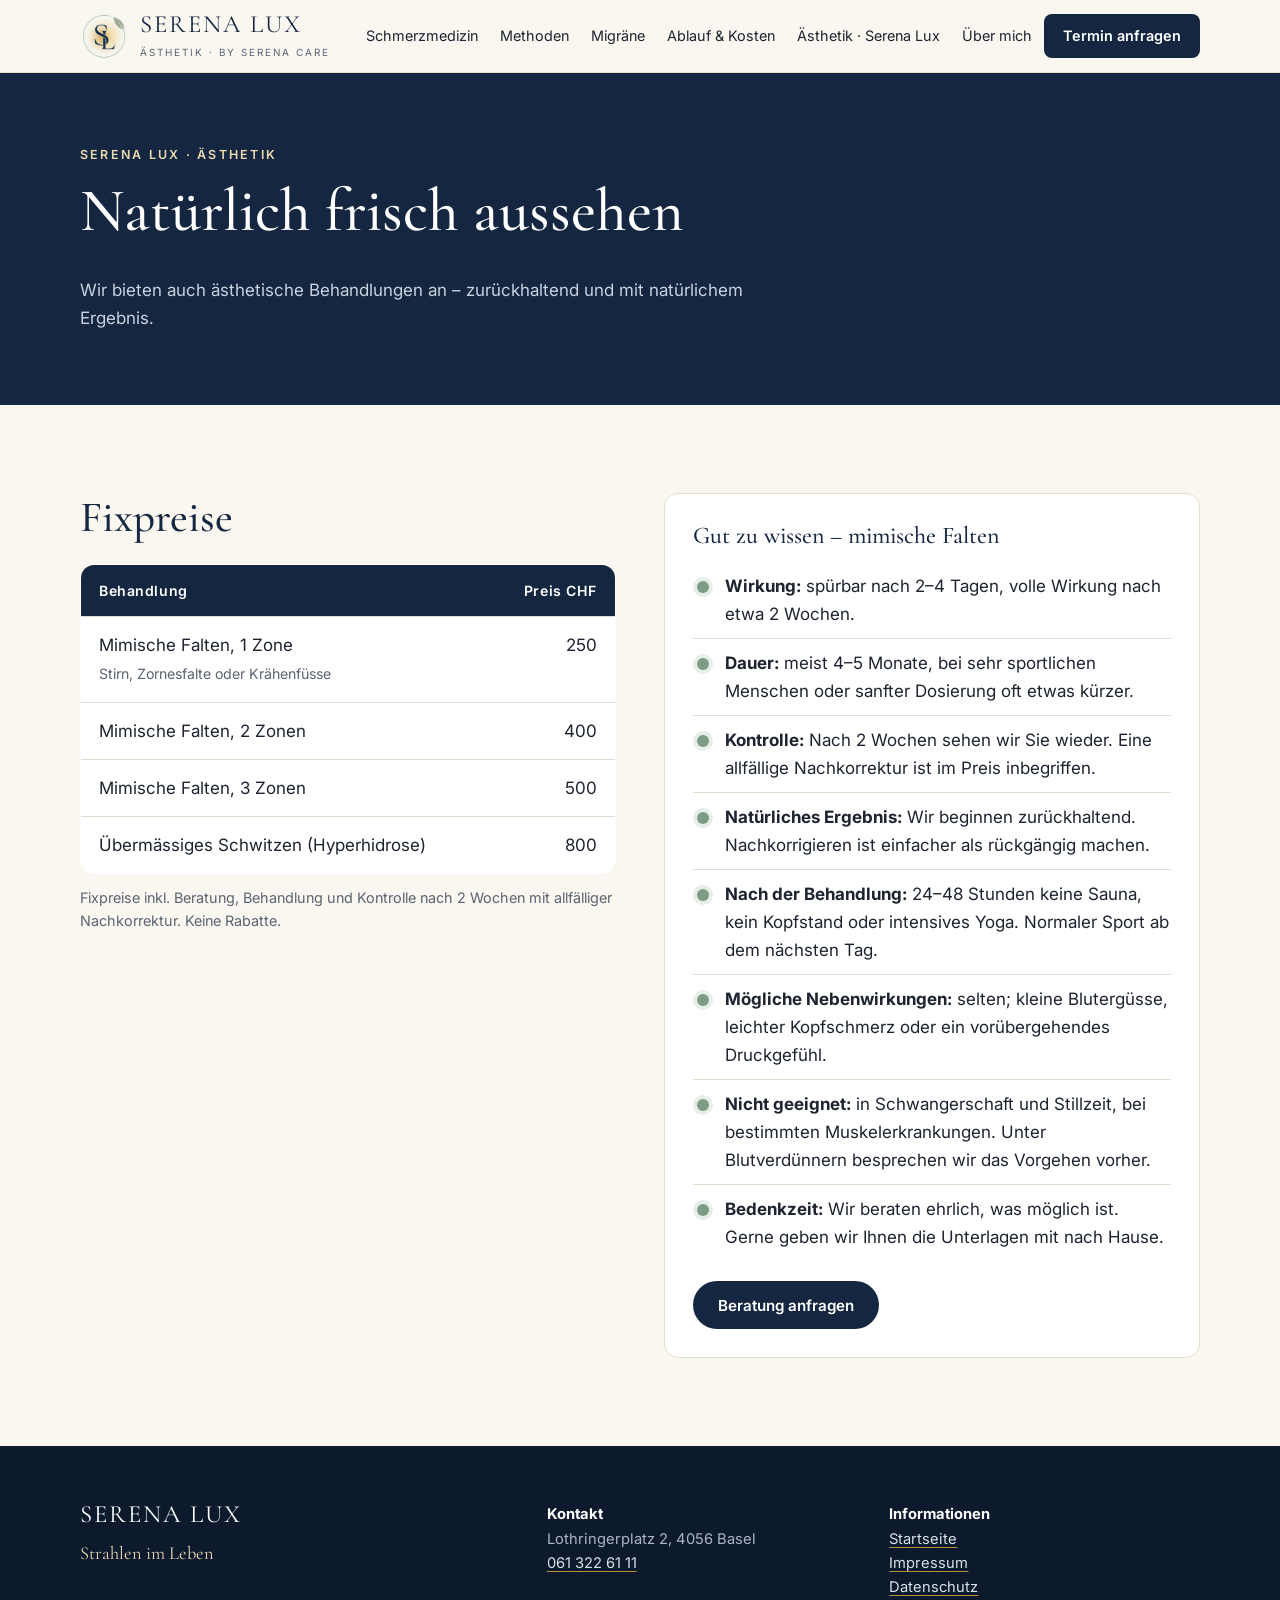
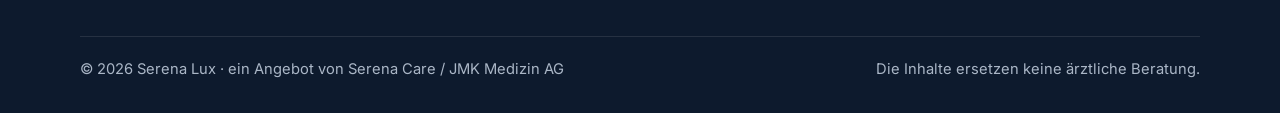
<file: lux/index.html>
<!doctype html>
<html lang="de">
<head>
<meta charset="utf-8">
<meta name="viewport" content="width=device-width, initial-scale=1">
<title>Serena Lux – Ästhetik in Basel</title>
<link rel="canonical" href="https://serenacare.ch/lux/">
<meta name="description" content="Ästhetische Behandlungen bei Serena Lux in Basel: mimische Falten und übermässiges Schwitzen – zurückhaltend und natürlich. Fixpreise.">
<link rel="icon" href="../assets/img/favicon.png" type="image/png">
<link rel="preconnect" href="https://fonts.googleapis.com">
<link rel="preconnect" href="https://fonts.gstatic.com" crossorigin>
<link href="https://fonts.googleapis.com/css2?family=Cormorant+Garamond:ital,wght@0,500;0,600;1,500&family=Inter:wght@400;500;600&display=swap" rel="stylesheet">
<link rel="stylesheet" href="../assets/css/style.css?v=8">
</head>
<body>
<a class="skip" href="#main">Zum Inhalt springen</a>
<header class="site-header">
  <div class="container header-inner">
    <a class="brand" href="../">
      <img src="../assets/img/logo-mark-lux.png" alt="" width="44" height="44">
      <span><span class="brand-name">SERENA LUX</span><span class="brand-sub">Ästhetik · by Serena Care</span></span>
    </a>
    <button class="nav-toggle" aria-controls="nav" aria-expanded="false" aria-label="Menü öffnen">
      <svg width="22" height="22" viewBox="0 0 24 24" fill="none" stroke="currentColor" stroke-width="2" stroke-linecap="round" aria-hidden="true"><path d="M3 6h18M3 12h18M3 18h18"/></svg>
    </button>
    <nav class="nav" id="nav" aria-label="Hauptnavigation">
      <a href="../#schmerzmedizin">Schmerzmedizin</a>
      <a href="../#methoden">Methoden</a>
      <a href="../#migraene">Migräne</a>
      <a href="../#ablauf">Ablauf & Kosten</a>
      <a href="./" aria-current="page">Ästhetik · Serena Lux</a>
      <a href="../#ueber-mich">Über mich</a>
      <a class="btn btn--primary" href="../#termin">Termin anfragen</a>
    </nav>
  </div>
</header>

<main id="main">
<section class="page-hero">
  <div class="container">
    <span class="eyebrow">Serena Lux · Ästhetik</span>
    <h1>Natürlich frisch aussehen</h1>
    <p>Wir bieten auch ästhetische Behandlungen an – zurückhaltend und mit natürlichem Ergebnis.</p>
  </div>
</section>

<section class="section">
  <div class="container grid-2">
    <div>
      <h2>Fixpreise</h2>
      <div class="table-wrap">
        <table class="price-table">
          <thead><tr><th>Behandlung</th><th>Preis CHF</th></tr></thead>
          <tbody>
            <tr><td>Mimische Falten, 1 Zone<br><small style="color:var(--muted)">Stirn, Zornesfalte oder Krähenfüsse</small></td><td>250</td></tr>
            <tr><td>Mimische Falten, 2 Zonen</td><td>400</td></tr>
            <tr><td>Mimische Falten, 3 Zonen</td><td>500</td></tr>
            <tr><td>Übermässiges Schwitzen (Hyperhidrose)</td><td>800</td></tr>
          </tbody>
        </table>
      </div>
      <p style="font-size:.9rem;color:var(--muted);margin-top:12px">Fixpreise inkl. Beratung, Behandlung und Kontrolle nach 2 Wochen mit allfälliger Nachkorrektur. Keine Rabatte.</p>
    </div>
    <div class="card">
      <h3>Gut zu wissen – mimische Falten</h3>
      <ul class="check-list">
        <li><strong>Wirkung:</strong> spürbar nach 2–4 Tagen, volle Wirkung nach etwa 2 Wochen.</li>
        <li><strong>Dauer:</strong> meist 4–5 Monate, bei sehr sportlichen Menschen oder sanfter Dosierung oft etwas kürzer.</li>
        <li><strong>Kontrolle:</strong> Nach 2 Wochen sehen wir Sie wieder. Eine allfällige Nachkorrektur ist im Preis inbegriffen.</li>
        <li><strong>Natürliches Ergebnis:</strong> Wir beginnen zurückhaltend. Nachkorrigieren ist einfacher als rückgängig machen.</li>
        <li><strong>Nach der Behandlung:</strong> 24–48 Stunden keine Sauna, kein Kopfstand oder intensives Yoga. Normaler Sport ab dem nächsten Tag.</li>
        <li><strong>Mögliche Nebenwirkungen:</strong> selten; kleine Blutergüsse, leichter Kopfschmerz oder ein vorübergehendes Druckgefühl.</li>
        <li><strong>Nicht geeignet:</strong> in Schwangerschaft und Stillzeit, bei bestimmten Muskelerkrankungen. Unter Blutverdünnern besprechen wir das Vorgehen vorher.</li>
        <li><strong>Bedenkzeit:</strong> Wir beraten ehrlich, was möglich ist. Gerne geben wir Ihnen die Unterlagen mit nach Hause.</li>
      </ul>
      <a class="btn btn--primary" href="../#termin" style="margin-top:20px">Beratung anfragen</a>
    </div>
  </div>
</section>
</main>

<footer class="site-footer">
  <div class="container">
    <div class="footer-grid">
      <div><span class="brand-name">SERENA LUX</span><div class="tagline">Strahlen im Leben</div></div>
      <div><strong style="color:#fff">Kontakt</strong><br>Lothringerplatz 2, 4056 Basel<br><a href="tel:+41613226111">061 322 61 11</a></div>
      <div><strong style="color:#fff">Informationen</strong><br><a href="../">Startseite</a><br><a href="../impressum.html">Impressum</a><br><a href="../datenschutz.html">Datenschutz</a></div>
    </div>
    <div class="footer-bottom"><span>© <span id="year">2026</span> Serena Lux · ein Angebot von Serena Care / JMK Medizin AG</span><span>Die Inhalte ersetzen keine ärztliche Beratung.</span></div>
  </div>
</footer>
<script src="../assets/js/main.js?v=8"></script>
</body>
</html>
</file>
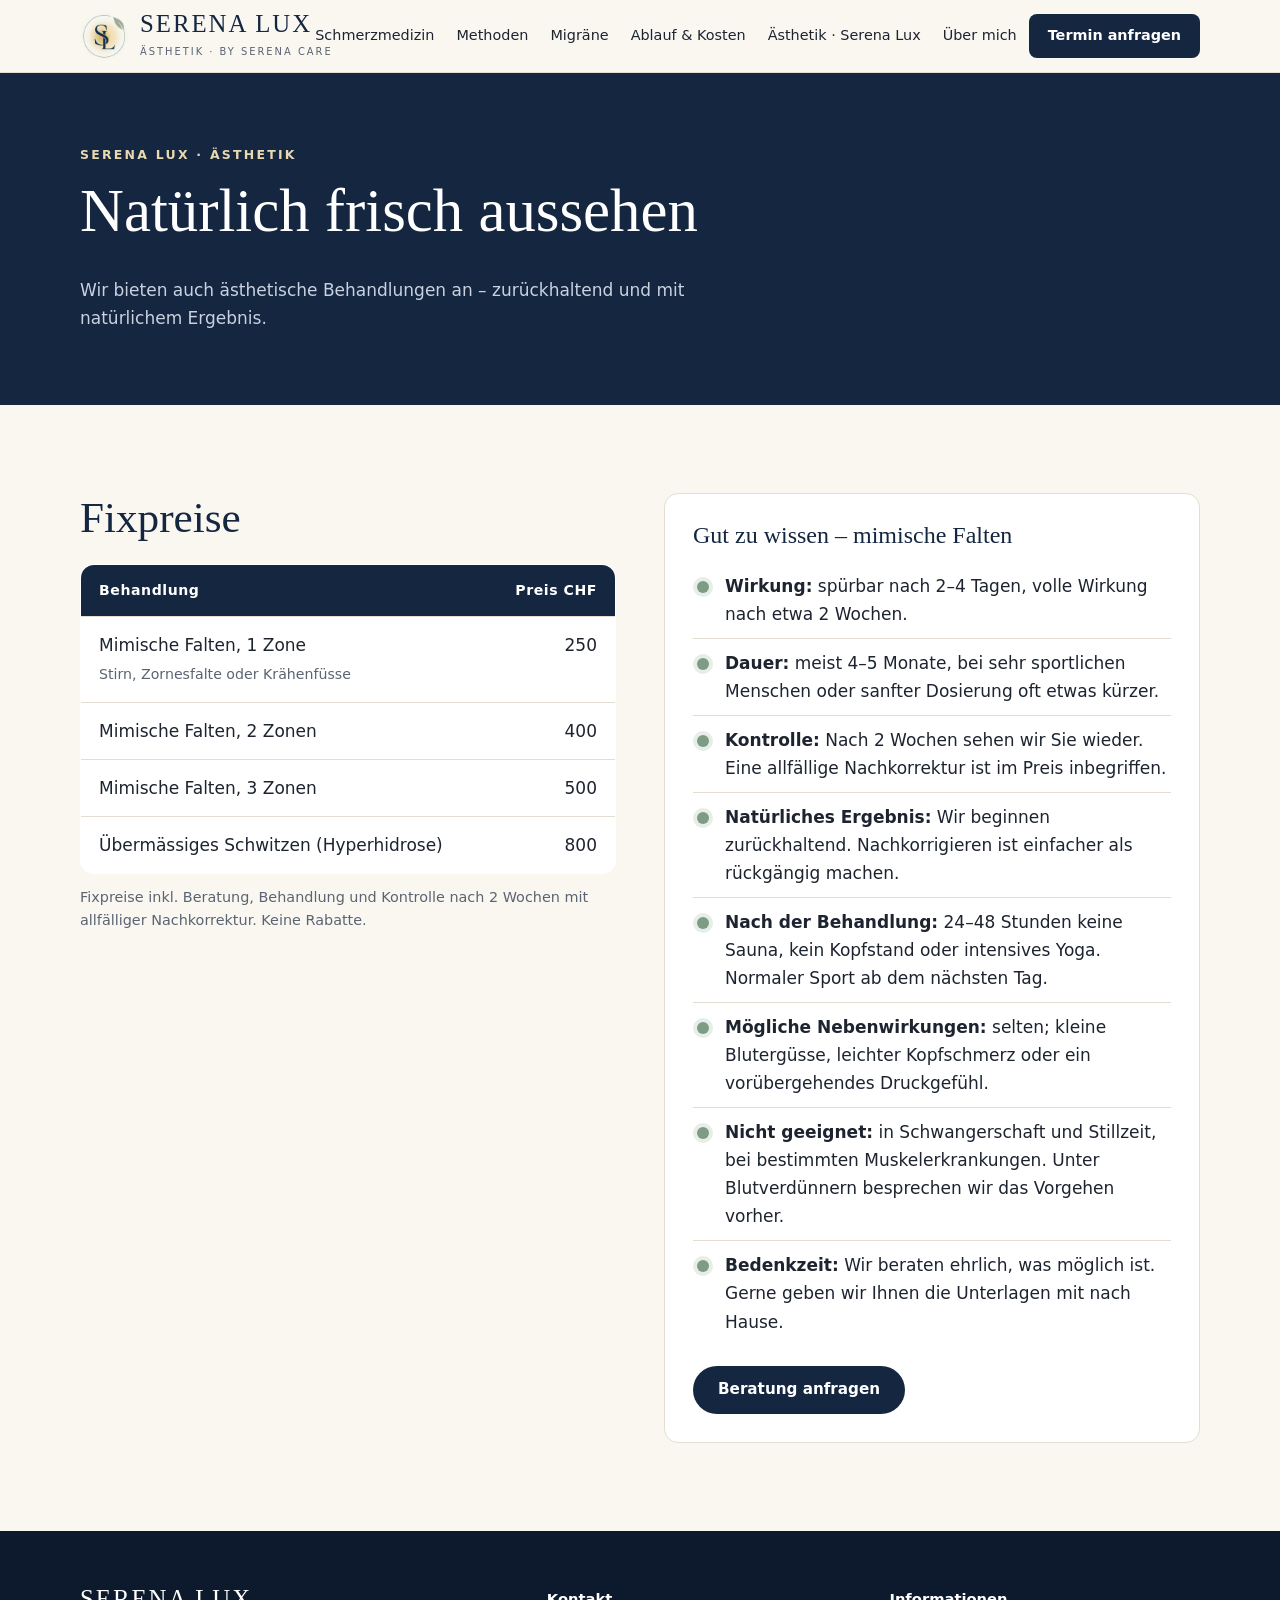
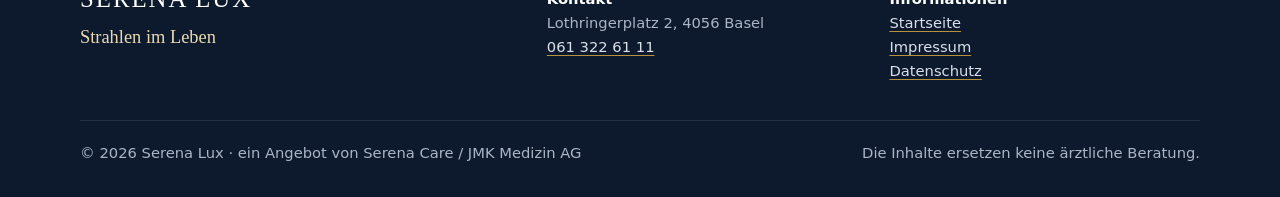
<file: aesthetik.html>
<!doctype html><html lang="de"><head><meta charset="utf-8"><meta name="robots" content="noindex"><meta http-equiv="refresh" content="0; url=lux/"><link rel="canonical" href="https://serenacare.ch/lux/"><title>Serena Lux</title></head><body><a href="lux/">Weiter zu Serena Lux</a></body></html>
</file>
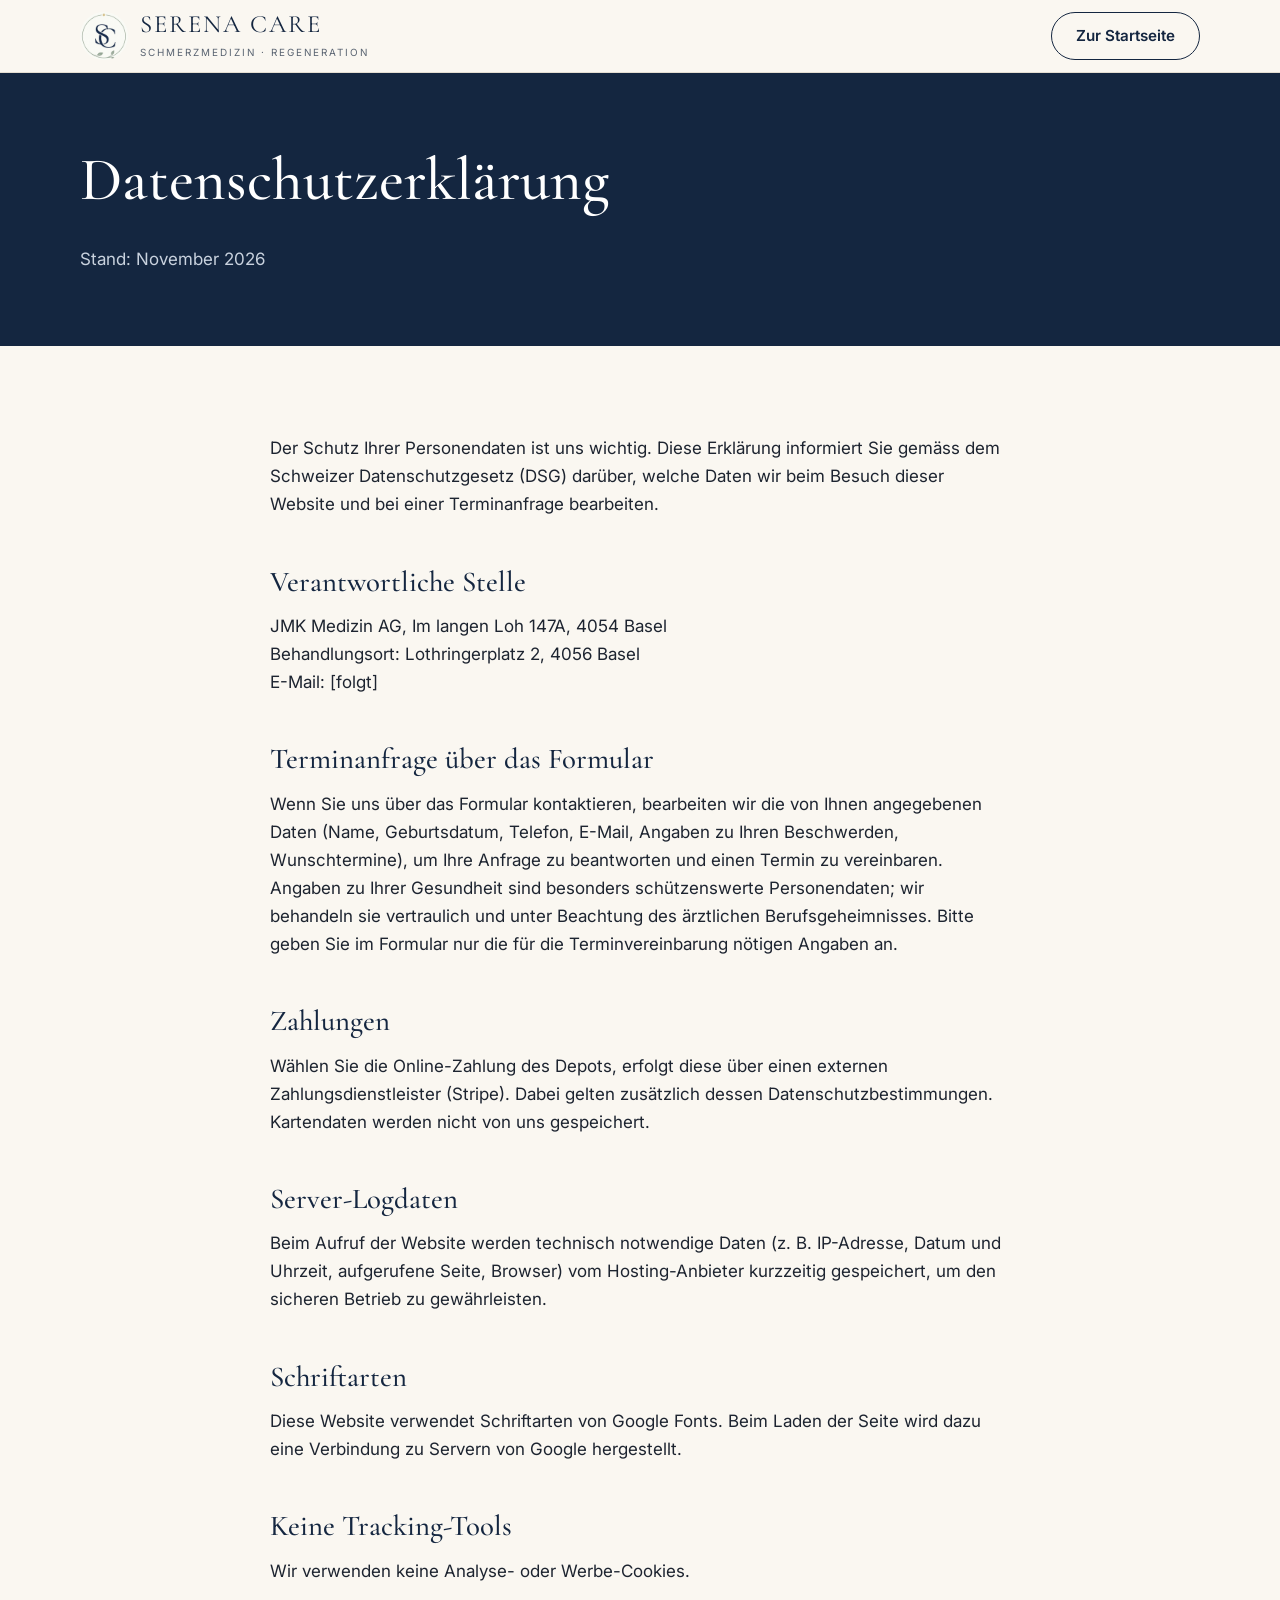
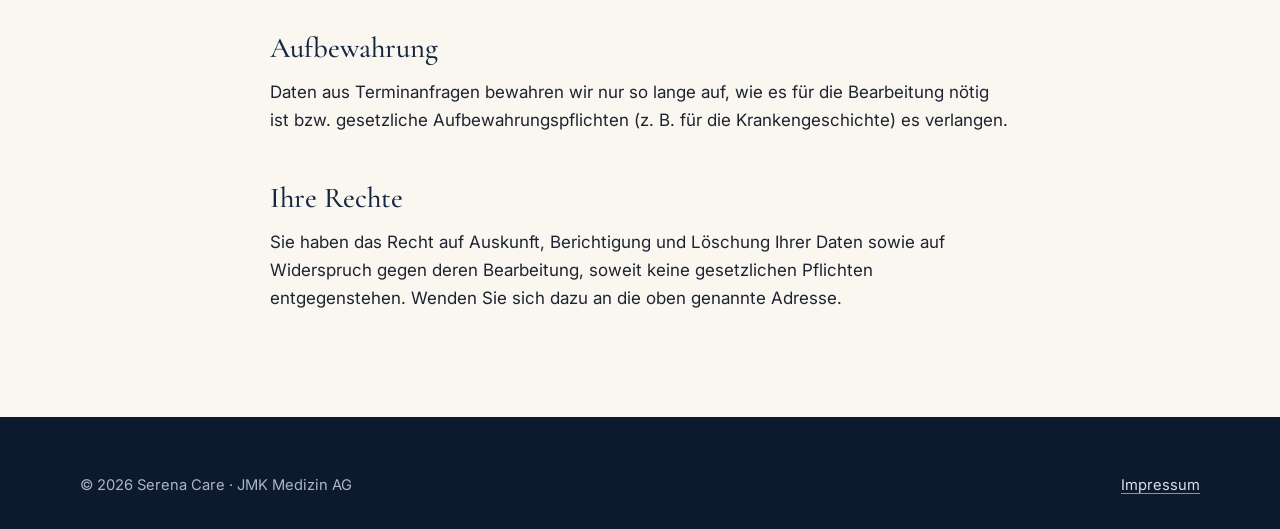
<file: datenschutz.html>
<!doctype html>
<html lang="de">
<head>
<meta charset="utf-8">
<meta name="viewport" content="width=device-width, initial-scale=1">
<title>Datenschutz – Serena Care</title>
<link rel="canonical" href="https://serenacare.ch/datenschutz.html">
<link rel="icon" href="assets/img/favicon.png" type="image/png">
<link href="https://fonts.googleapis.com/css2?family=Cormorant+Garamond:ital,wght@0,500;0,600;1,500&family=Inter:wght@400;500;600&display=swap" rel="stylesheet">
<link rel="stylesheet" href="assets/css/style.css?v=8">
</head>
<body>
<header class="site-header">
  <div class="container header-inner">
    <a class="brand" href="./">
      <img src="assets/img/logo-mark.png" alt="" width="44" height="44">
      <span><span class="brand-name">SERENA CARE</span><span class="brand-sub">Schmerzmedizin · Regeneration</span></span>
    </a>
    <a class="btn btn--ghost" href="./">Zur Startseite</a>
  </div>
</header>
<main id="main">
<section class="page-hero"><div class="container"><h1>Datenschutzerklärung</h1><p>Stand: November 2026</p></div></section>
<section class="section"><div class="container prose">
  <p>Der Schutz Ihrer Personendaten ist uns wichtig. Diese Erklärung informiert Sie gemäss dem Schweizer Datenschutzgesetz (DSG) darüber, welche Daten wir beim Besuch dieser Website und bei einer Terminanfrage bearbeiten.</p>

  <h2>Verantwortliche Stelle</h2>
  <p>JMK Medizin AG, Im langen Loh 147A, 4054 Basel<br>Behandlungsort: Lothringerplatz 2, 4056 Basel<br>E-Mail: [folgt]</p>

  <h2>Terminanfrage über das Formular</h2>
  <p>Wenn Sie uns über das Formular kontaktieren, bearbeiten wir die von Ihnen angegebenen Daten (Name, Geburtsdatum, Telefon, E-Mail, Angaben zu Ihren Beschwerden, Wunschtermine), um Ihre Anfrage zu beantworten und einen Termin zu vereinbaren. Angaben zu Ihrer Gesundheit sind besonders schützenswerte Personendaten; wir behandeln sie vertraulich und unter Beachtung des ärztlichen Berufsgeheimnisses. Bitte geben Sie im Formular nur die für die Terminvereinbarung nötigen Angaben an.</p>

  <h2>Zahlungen</h2>
  <p>Wählen Sie die Online-Zahlung des Depots, erfolgt diese über einen externen Zahlungsdienstleister (Stripe). Dabei gelten zusätzlich dessen Datenschutzbestimmungen. Kartendaten werden nicht von uns gespeichert.</p>

  <h2>Server-Logdaten</h2>
  <p>Beim Aufruf der Website werden technisch notwendige Daten (z. B. IP-Adresse, Datum und Uhrzeit, aufgerufene Seite, Browser) vom Hosting-Anbieter kurzzeitig gespeichert, um den sicheren Betrieb zu gewährleisten.</p>

  <h2>Schriftarten</h2>
  <p>Diese Website verwendet Schriftarten von Google Fonts. Beim Laden der Seite wird dazu eine Verbindung zu Servern von Google hergestellt.</p>

  <h2>Keine Tracking-Tools</h2>
  <p>Wir verwenden keine Analyse- oder Werbe-Cookies.</p>

  <h2>Aufbewahrung</h2>
  <p>Daten aus Terminanfragen bewahren wir nur so lange auf, wie es für die Bearbeitung nötig ist bzw. gesetzliche Aufbewahrungspflichten (z. B. für die Krankengeschichte) es verlangen.</p>

  <h2>Ihre Rechte</h2>
  <p>Sie haben das Recht auf Auskunft, Berichtigung und Löschung Ihrer Daten sowie auf Widerspruch gegen deren Bearbeitung, soweit keine gesetzlichen Pflichten entgegenstehen. Wenden Sie sich dazu an die oben genannte Adresse.</p>
</div></section>
</main>
<footer class="site-footer"><div class="container"><div class="footer-bottom" style="border:0;margin:0;padding:0"><span>© <span id="year">2026</span> Serena Care · JMK Medizin AG</span><span><a href="impressum.html">Impressum</a></span></div></div></footer>
<script src="assets/js/main.js?v=8"></script>
</body>
</html>
</file>
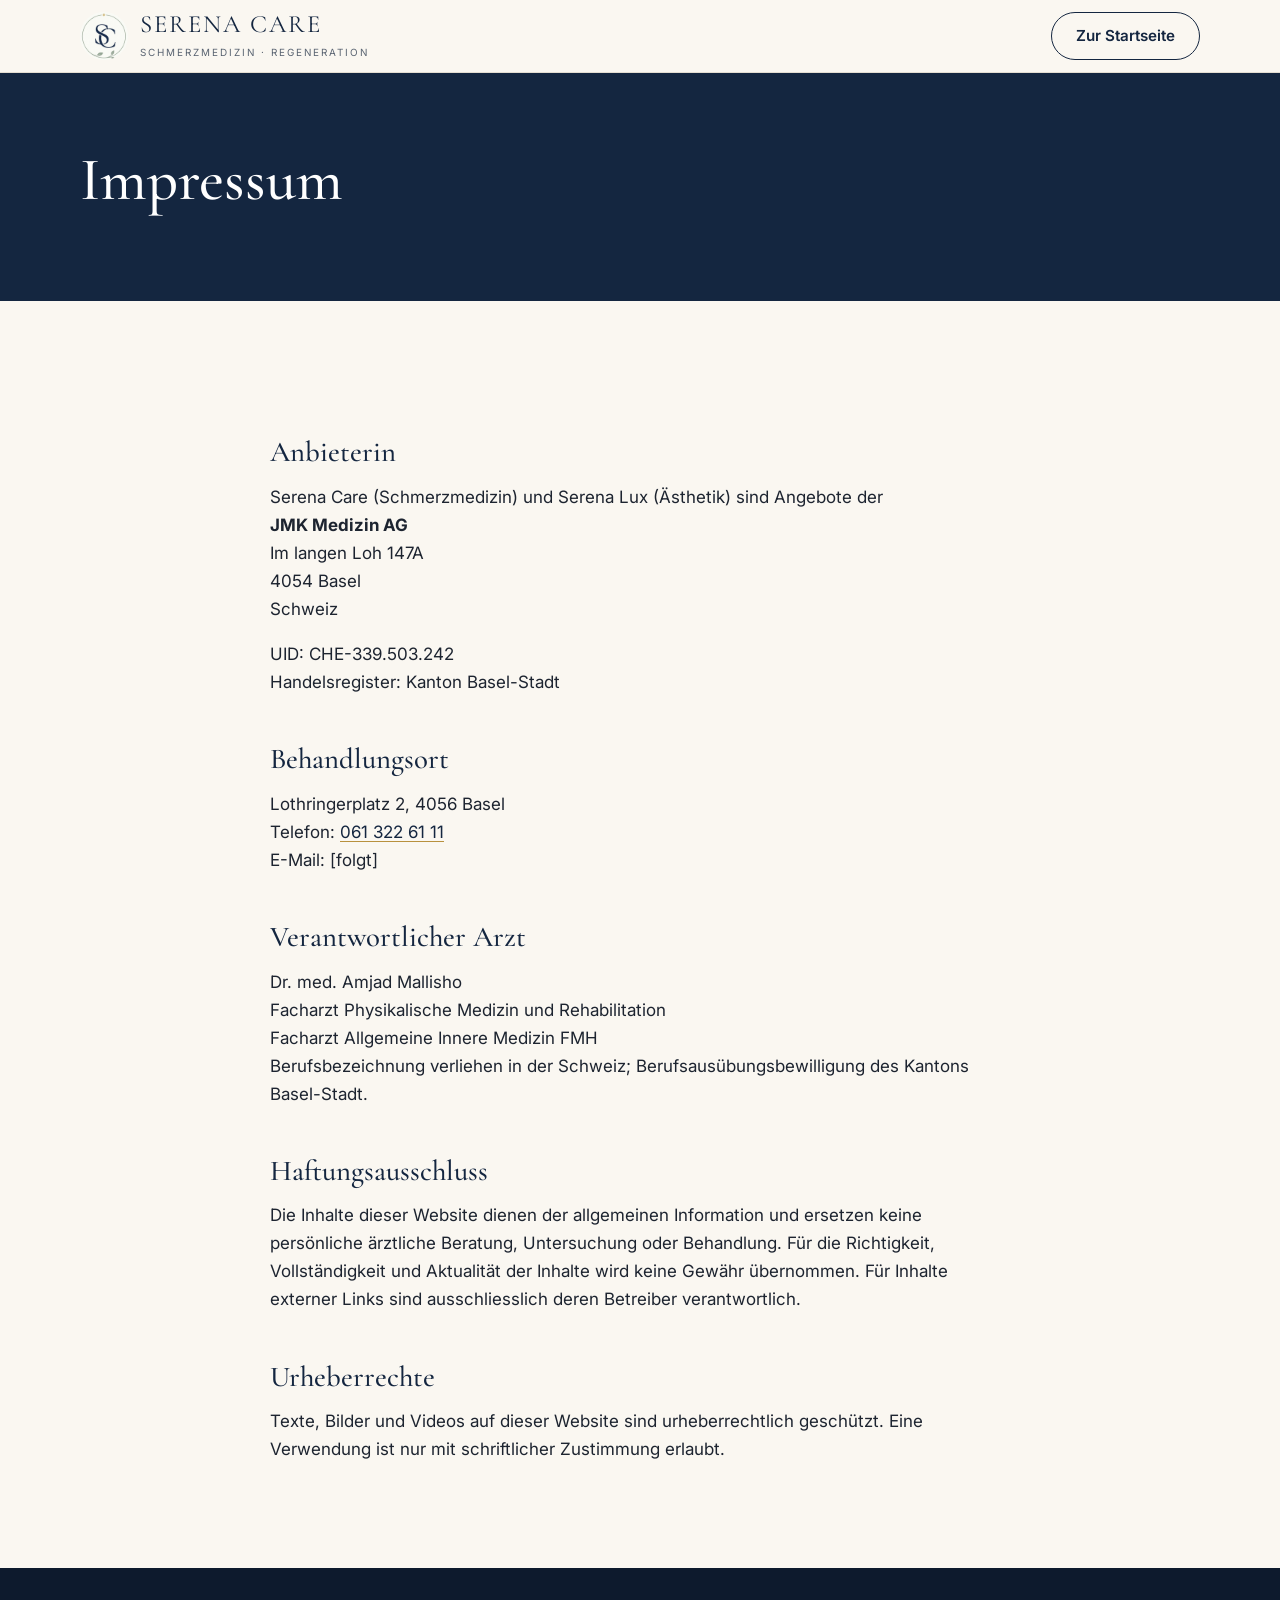
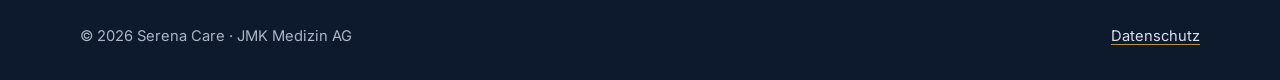
<file: impressum.html>
<!doctype html>
<html lang="de">
<head>
<meta charset="utf-8">
<meta name="viewport" content="width=device-width, initial-scale=1">
<title>Impressum – Serena Care</title>
<link rel="canonical" href="https://serenacare.ch/impressum.html">
<link rel="icon" href="assets/img/favicon.png" type="image/png">
<link href="https://fonts.googleapis.com/css2?family=Cormorant+Garamond:ital,wght@0,500;0,600;1,500&family=Inter:wght@400;500;600&display=swap" rel="stylesheet">
<link rel="stylesheet" href="assets/css/style.css?v=8">
</head>
<body>
<header class="site-header">
  <div class="container header-inner">
    <a class="brand" href="./">
      <img src="assets/img/logo-mark.png" alt="" width="44" height="44">
      <span><span class="brand-name">SERENA CARE</span><span class="brand-sub">Schmerzmedizin · Regeneration</span></span>
    </a>
    <a class="btn btn--ghost" href="./">Zur Startseite</a>
  </div>
</header>
<main id="main">
<section class="page-hero"><div class="container"><h1>Impressum</h1></div></section>
<section class="section"><div class="container prose">
  <h2>Anbieterin</h2>
  <p>Serena Care (Schmerzmedizin) und Serena Lux (Ästhetik) sind Angebote der<br>
  <strong>JMK Medizin AG</strong><br>
  Im langen Loh 147A<br>
  4054 Basel<br>
  Schweiz</p>
  <p>UID: CHE-339.503.242<br>
  Handelsregister: Kanton Basel-Stadt</p>

  <h2>Behandlungsort</h2>
  <p>Lothringerplatz 2, 4056 Basel<br>Telefon: <a href="tel:+41613226111">061 322 61 11</a><br>E-Mail: [folgt]</p>

  <h2>Verantwortlicher Arzt</h2>
  <p>Dr. med. Amjad Mallisho<br>Facharzt Physikalische Medizin und Rehabilitation<br>Facharzt Allgemeine Innere Medizin FMH<br>
  Berufsbezeichnung verliehen in der Schweiz; Berufsausübungsbewilligung des Kantons Basel-Stadt.</p>

  <h2>Haftungsausschluss</h2>
  <p>Die Inhalte dieser Website dienen der allgemeinen Information und ersetzen keine persönliche ärztliche Beratung, Untersuchung oder Behandlung. Für die Richtigkeit, Vollständigkeit und Aktualität der Inhalte wird keine Gewähr übernommen. Für Inhalte externer Links sind ausschliesslich deren Betreiber verantwortlich.</p>

  <h2>Urheberrechte</h2>
  <p>Texte, Bilder und Videos auf dieser Website sind urheberrechtlich geschützt. Eine Verwendung ist nur mit schriftlicher Zustimmung erlaubt.</p>
</div></section>
</main>
<footer class="site-footer"><div class="container"><div class="footer-bottom" style="border:0;margin:0;padding:0"><span>© <span id="year">2026</span> Serena Care · JMK Medizin AG</span><span><a href="datenschutz.html">Datenschutz</a></span></div></div></footer>
<script src="assets/js/main.js?v=8"></script>
</body>
</html>
</file>
<file: assets/css/style.css>
/* =========================================================
   Serena Lux – Stylesheet
   Farben & Schriften zentral hier ändern (Marke austauschbar)
   ========================================================= */
:root{
  --navy:#142640;
  --navy-2:#1E3556;
  --gold:#B8913E;
  --gold-soft:#E9D9B0;
  --gold-text:#7A5B1C;
  --sage:#7E9B86;
  --sage-soft:#E6EEE7;
  --ivory:#FAF7F1;
  --white:#FFFFFF;
  --ink:#1D2430;
  --muted:#5A6472;
  --line:#E4DED2;
  --radius:14px;
  --serif:'Cormorant Garamond', Georgia, 'Times New Roman', serif;
  --sans:'Inter', system-ui, -apple-system, 'Segoe UI', Roboto, sans-serif;
  --max:1160px;
}
*{box-sizing:border-box}
html{scroll-behavior:smooth}
body{margin:0;font-family:var(--sans);color:var(--ink);background:var(--ivory);line-height:1.65;font-size:17px;-webkit-font-smoothing:antialiased}
img,video{max-width:100%;display:block}
a{color:var(--navy);text-decoration-color:var(--gold);text-underline-offset:3px}
a:hover{color:var(--gold-text)}
h1,h2,h3{font-family:var(--serif);font-weight:500;color:var(--navy);line-height:1.15;margin:0 0 .5em}
h1{font-size:clamp(2.3rem,5vw,3.8rem)}
h2{font-size:clamp(1.9rem,3.6vw,2.7rem)}
h3{font-size:1.5rem}
p{margin:0 0 1em}
.container{max-width:var(--max);margin:0 auto;padding:0 20px}
.eyebrow{font-size:.78rem;letter-spacing:.18em;text-transform:uppercase;color:var(--gold-text);font-weight:600;margin-bottom:.8em;display:block}
.lead{font-size:1.15rem;color:var(--muted);max-width:720px}
.section{padding:88px 0}
.section--white{background:var(--white)}
.section--navy{background:var(--navy);color:#E8ECF2}
.section--navy h2,.section--navy h3{color:#fff}
.section--sage{background:var(--sage-soft)}
.skip{position:absolute;left:-999px;top:0;background:#fff;padding:8px 12px;z-index:99}
.skip:focus{left:8px}

/* ---------- Header ---------- */
.site-header{position:sticky;top:0;z-index:50;background:rgba(250,247,241,.94);backdrop-filter:blur(8px);border-bottom:1px solid var(--line)}
.header-inner{display:flex;align-items:center;justify-content:space-between;gap:16px;min-height:72px}
.brand{display:flex;align-items:center;gap:12px;text-decoration:none;color:var(--navy)}
.brand img{width:48px;height:48px;border-radius:50%}
.brand-name{font-family:var(--serif);font-size:1.55rem;letter-spacing:.08em;line-height:1}
.brand-sub{display:block;font-family:var(--sans);font-size:.62rem;letter-spacing:.2em;text-transform:uppercase;color:var(--muted);margin-top:4px}
.nav{display:flex;align-items:center;gap:2px;flex-wrap:nowrap}
.nav a{text-decoration:none;font-size:.9rem;color:var(--ink);padding:10px 10px;border-radius:8px;white-space:nowrap}
.nav a:hover{background:var(--sage-soft);color:var(--navy)}
.nav-toggle{display:none;background:none;border:1px solid var(--line);border-radius:10px;width:46px;height:46px;cursor:pointer;color:var(--navy)}
.btn{display:inline-flex;align-items:center;justify-content:center;gap:8px;min-height:48px;padding:0 24px;border-radius:999px;font-weight:600;font-size:.95rem;text-decoration:none;border:1px solid transparent;cursor:pointer;font-family:var(--sans)}
.btn--primary{background:var(--navy);color:#fff}
.btn--primary:hover{background:var(--navy-2);color:#fff}
.btn--gold{background:var(--gold);color:#fff}
.btn--gold:hover{background:#9F7C33;color:#fff}
.btn--ghost{border-color:currentColor;color:var(--navy);background:transparent}
.btn--ghost:hover{background:var(--navy);color:#fff}
.nav .btn{padding:0 18px;min-height:44px;color:#fff}
.nav .btn:hover{background:var(--navy-2);color:#fff}

@media (max-width:1180px){
  .nav-toggle{display:inline-flex;align-items:center;justify-content:center}
  .nav{display:none;position:absolute;left:0;right:0;top:72px;background:var(--ivory);flex-direction:column;align-items:stretch;padding:12px 20px 20px;border-bottom:1px solid var(--line)}
  .nav.open{display:flex}
  .nav a{padding:12px}
  .nav .btn{margin-top:8px}
}

/* ---------- Hero ---------- */
.hero{position:relative;height:88vh;min-height:520px;overflow:hidden;color:#fff;background:#0D1A2D;display:flex;align-items:flex-end}
.hero-videos video{position:absolute;inset:0;width:100%;height:100%;object-fit:cover;opacity:0;transition:opacity 1.2s ease}
.hero-videos video.is-active{opacity:1}
.hero::after{content:"";position:absolute;left:0;right:0;bottom:0;height:45%;background:linear-gradient(0deg,rgba(13,26,45,.7) 0%,rgba(13,26,45,0) 100%);pointer-events:none}
.hero .container{position:relative;z-index:1;padding-bottom:56px;width:100%}
.hero h1{color:#fff;font-size:clamp(1.6rem,3vw,2.4rem);margin:6px 0 18px;text-shadow:0 2px 12px rgba(0,0,0,.35)}
.hero .eyebrow{color:var(--gold-soft);font-size:.72rem;text-shadow:0 1px 6px rgba(0,0,0,.4)}
.hero-dots{position:absolute;z-index:1;right:24px;bottom:24px;display:flex;gap:8px}
.hero-dots span{width:8px;height:8px;border-radius:50%;background:rgba(255,255,255,.45)}
.hero-dots span.on{background:var(--gold)}
.intro h2{max-width:820px}
.intro .pillar strong{color:var(--navy)}
.intro .pillar span{color:var(--muted)}
.hero .btn--ghost{color:#fff}
.hero .btn--ghost:hover{background:#fff;color:var(--navy)}
.pillars{display:grid;grid-template-columns:repeat(3,minmax(0,1fr));gap:16px;margin-top:48px;max-width:860px}
.pillar{border-top:1px solid rgba(233,217,176,.5);padding-top:14px}
.pillar strong{display:block;color:var(--gold-soft);font-family:var(--serif);font-size:1.35rem;font-weight:500}
.pillar span{font-size:.92rem;color:#C9D2DE}
@media (max-width:700px){.pillars{grid-template-columns:1fr}}

/* ---------- Layout helpers ---------- */
.grid-2{display:grid;grid-template-columns:repeat(2,minmax(0,1fr));gap:48px;align-items:start}
.grid-3{display:grid;grid-template-columns:repeat(3,minmax(0,1fr));gap:24px}
@media (max-width:900px){.grid-2,.grid-3{grid-template-columns:1fr;gap:28px}}
.card{background:var(--white);border:1px solid var(--line);border-radius:var(--radius);padding:28px}
.section--white .card{background:var(--ivory)}
.check-list{list-style:none;padding:0;margin:0}
.check-list li{position:relative;padding:10px 0 10px 32px;border-bottom:1px solid var(--line)}
.check-list li:last-child{border-bottom:0}
.check-list li::before{content:"";position:absolute;left:4px;top:19px;width:12px;height:12px;border-radius:50%;background:var(--sage);box-shadow:0 0 0 4px var(--sage-soft)}
.note{background:var(--sage-soft);border-radius:var(--radius);padding:20px 24px;color:var(--ink)}
.note strong{color:var(--navy)}

/* ---------- Stufen ---------- */
.steps{display:grid;grid-template-columns:repeat(3,minmax(0,1fr));gap:20px;margin-top:36px;counter-reset:s}
.step{background:rgba(255,255,255,.06);border:1px solid rgba(233,217,176,.25);border-radius:var(--radius);padding:28px}
.step-num{font-family:var(--serif);font-size:3rem;color:var(--gold-soft);line-height:1}
.step h3{margin-top:.4em}
.step .tag{display:inline-block;font-size:.75rem;letter-spacing:.08em;text-transform:uppercase;background:rgba(233,217,176,.15);color:var(--gold-soft);padding:4px 10px;border-radius:999px;margin-bottom:10px}
.step p{color:#C9D2DE;margin:0}
@media (max-width:900px){.steps{grid-template-columns:1fr}}

/* ---------- Methoden ---------- */
.method{display:grid;grid-template-columns:minmax(0,1.1fr) minmax(0,1fr);gap:40px;align-items:center;padding:40px 0;border-bottom:1px solid var(--line)}
.method:last-child{border-bottom:0}
.method:nth-child(even) .media{order:2}
.media{border-radius:var(--radius);overflow:hidden;aspect-ratio:16/9;background:radial-gradient(90% 90% at 50% 40%,#2C4A74,#0F1E33);position:relative}
.media video{width:100%;height:100%;object-fit:cover}
.media-ph{position:absolute;inset:0;display:flex;align-items:center;justify-content:center;color:var(--gold-soft);font-size:.85rem;letter-spacing:.12em;text-transform:uppercase}
@media (max-width:900px){.method{grid-template-columns:1fr;gap:20px}.method:nth-child(even) .media{order:0}}

/* ---------- Studien ---------- */
.study{border-left:2px solid var(--gold-soft);padding:4px 0 4px 20px;margin-bottom:24px}
.study h3{font-size:1.25rem;margin-bottom:.3em}
.study p{margin-bottom:.4em}

/* ---------- Ablauf ---------- */
.flow{display:grid;grid-template-columns:repeat(3,minmax(0,1fr));gap:20px;margin:36px 0}
.flow .card h3{font-size:1.25rem}
.flow .num{font-family:var(--serif);color:var(--gold-text);font-size:1.6rem}
@media (max-width:900px){.flow{grid-template-columns:1fr 1fr}}
@media (max-width:560px){.flow{grid-template-columns:1fr}}

/* ---------- Preise ---------- */
.price-table{width:100%;border-collapse:collapse;background:var(--white);border-radius:var(--radius);overflow:hidden;border:1px solid var(--line)}
.price-table th,.price-table td{padding:14px 18px;text-align:left;border-bottom:1px solid var(--line);vertical-align:top}
.price-table th{background:var(--navy);color:#fff;font-weight:600;font-size:.88rem;letter-spacing:.04em}
.price-table td:last-child,.price-table th:last-child{text-align:right;white-space:nowrap}
.price-table tr:last-child td{border-bottom:0}
.table-wrap{overflow-x:auto}

/* ---------- Über mich ---------- */
.portrait{aspect-ratio:4/5;border-radius:var(--radius);background:linear-gradient(160deg,var(--sage-soft),#D9D2C3);display:flex;align-items:center;justify-content:center;color:var(--muted);font-size:.9rem;overflow:hidden}
.portrait img{width:100%;height:100%;object-fit:cover}
.facts{display:flex;flex-wrap:wrap;gap:8px;margin-top:16px}
.facts span{background:var(--sage-soft);color:var(--navy);padding:6px 12px;border-radius:999px;font-size:.85rem}

/* ---------- Formular ---------- */
.form{display:grid;gap:18px}
.form-row{display:grid;grid-template-columns:1fr 1fr;gap:18px}
@media (max-width:640px){.form-row{grid-template-columns:1fr}}
label{display:block;font-weight:600;font-size:.9rem;margin-bottom:6px;color:var(--navy)}
input,select,textarea{width:100%;font:inherit;font-size:1rem;padding:12px 14px;border:1px solid #CFC7B8;border-radius:10px;background:#fff;color:var(--ink);min-height:48px}
textarea{min-height:120px;resize:vertical}
input:focus,select:focus,textarea:focus{outline:2px solid var(--gold);outline-offset:1px;border-color:var(--gold)}
.choice{display:grid;gap:12px}
.choice label{display:flex;gap:12px;align-items:flex-start;font-weight:500;background:#fff;border:1px solid #CFC7B8;border-radius:12px;padding:14px 16px;cursor:pointer;margin:0}
.choice input{width:20px;height:20px;min-height:0;margin-top:3px;accent-color:var(--navy)}
.choice small{display:block;color:var(--muted);font-weight:400;margin-top:4px}
.hp{position:absolute;left:-9999px}
.form-msg{padding:14px 18px;border-radius:10px;display:none}
.form-msg.ok{display:block;background:var(--sage-soft);color:var(--navy)}
.form-msg.err{display:block;background:#FBE9E7;color:#8A2B1A}
.info-list{list-style:none;padding:0;margin:0 0 24px}
.info-list li{padding:6px 0}
.info-list strong{display:inline-block;min-width:120px;color:var(--navy)}

/* ---------- Footer ---------- */
.site-footer{background:#0D1A2D;color:#AAB6C6;padding:56px 0 32px;font-size:.92rem}
.site-footer a{color:#D9E0EA}
.footer-grid{display:grid;grid-template-columns:1.4fr 1fr 1fr;gap:32px}
.site-footer .brand-name{color:#fff}
.site-footer .tagline{color:var(--gold-soft);font-family:var(--serif);font-size:1.15rem;margin-top:8px}
.footer-bottom{border-top:1px solid rgba(255,255,255,.1);margin-top:36px;padding-top:20px;display:flex;justify-content:space-between;flex-wrap:wrap;gap:12px}
@media (max-width:800px){.footer-grid{grid-template-columns:1fr}}

/* ---------- Unterseiten ---------- */
.page-hero{background:var(--navy);color:#fff;padding:72px 0 56px}
.page-hero h1{color:#fff}
.page-hero p{color:#C9D2DE;max-width:680px}
.page-hero .eyebrow{color:var(--gold-soft)}
.prose{max-width:780px}
.prose h2{font-size:1.8rem;margin-top:1.6em}
.prose ul{padding-left:1.2em}

/* Hintergrund-Video (Partikel) */
.section--bgvideo{position:relative;overflow:hidden}
.section--bgvideo .bg-video{position:absolute;inset:0;width:100%;height:100%;object-fit:cover;opacity:.35;pointer-events:none}
.section--bgvideo::after{content:"";position:absolute;inset:0;background:linear-gradient(180deg,rgba(20,38,64,.55),rgba(20,38,64,.8));pointer-events:none}
.section--bgvideo .container{position:relative;z-index:1}
.media--wide{margin:8px 0 32px;max-height:520px}
.intro .pillar{border-top-color:var(--gold)}

/* Hero: kein Play-Knopf, auch Bild-Modus */
.hero-videos img{position:absolute;inset:0;width:100%;height:100%;object-fit:cover;opacity:0;transition:opacity 1.2s ease}
.hero-videos img.is-active{opacity:1}
.hero-videos video::-webkit-media-controls,
.hero-videos video::-webkit-media-controls-start-playback-button,
.hero-videos video::-webkit-media-controls-overlay-play-button{display:none!important;-webkit-appearance:none}
.hero-videos{pointer-events:none}

.titles{list-style:none;padding:0;margin:8px 0 20px;color:var(--navy)}
.titles li{padding:6px 0;border-bottom:1px solid rgba(20,38,64,.08);font-size:1rem}
.titles li strong{font-weight:600}

.media--film video{object-fit:contain;background:#0b1626}
#migraene .method{align-items:center}

.brand-sub{white-space:nowrap}
</file>
